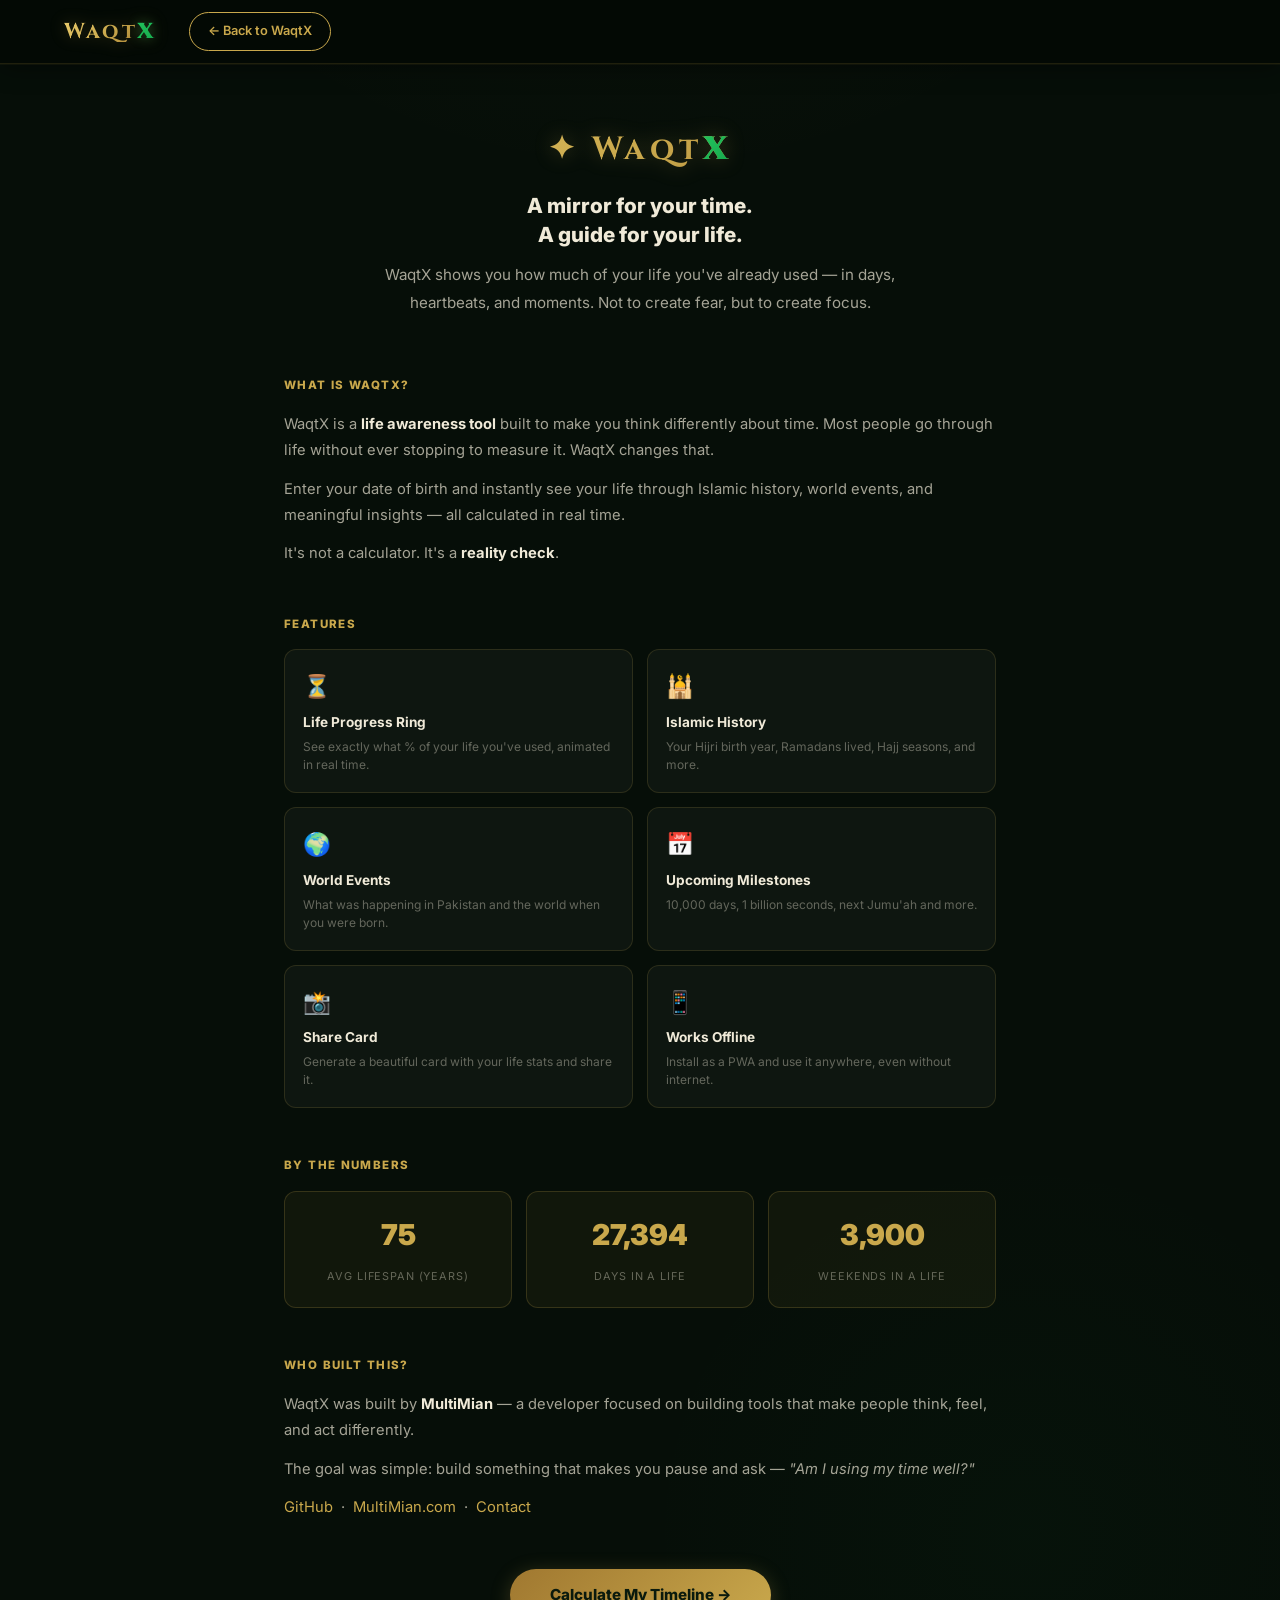
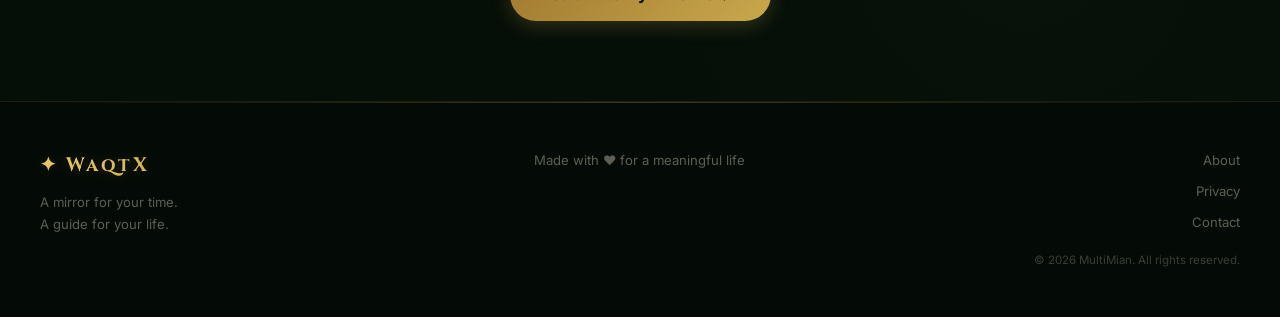
<file: about.html>
<!DOCTYPE html>
<html lang="en">
<head>
  <meta charset="UTF-8"/>
  <meta name="viewport" content="width=device-width,initial-scale=1.0"/>
  <title>About — WaqtX</title>
  <meta name="description" content="WaqtX is a life awareness tool that shows your timeline through Islamic history and world events."/>
  <meta name="theme-color" content="#0d1a0f"/>
  <link rel="icon" type="image/svg+xml" href="favicon.svg"/>
  <link rel="preconnect" href="https://fonts.googleapis.com"/>
  <link rel="preconnect" href="https://fonts.gstatic.com" crossorigin/>
  <link href="https://fonts.googleapis.com/css2?family=Inter:wght@300;400;500;600;700;800;900&family=Amiri:wght@400;700&family=Cinzel:wght@400;600;700;900&display=swap" rel="stylesheet"/>
  <link rel="stylesheet" href="style.css"/>
  <script>(function(){var s='';try{s=localStorage.getItem('waqtx_theme')||'';}catch(e){}if(!s){s=window.matchMedia('(prefers-color-scheme:light)').matches?'light':'dark';try{localStorage.setItem('waqtx_theme',s);}catch(e){}}if(s==='light')document.documentElement.setAttribute('data-theme','light');})();</script>
  <style>
    .about-page { max-width: 760px; margin: 0 auto; padding: calc(var(--nav-h) + 60px) 24px 80px; }
    .about-hero { text-align: center; margin-bottom: 60px; }
    .about-logo { font-family: 'Cinzel', 'Palatino Linotype', serif; font-size: 2rem; font-weight: 700; color: var(--gold); margin-bottom: 16px; letter-spacing: 0.14em; background: linear-gradient(135deg, #e8c96a, #c9a84c, #a07830); -webkit-background-clip: text; -webkit-text-fill-color: transparent; background-clip: text; filter: drop-shadow(0 0 10px rgba(201,168,76,0.3)); }
    .about-logo span { font-family: 'Cinzel', serif; font-weight: 900; background: linear-gradient(135deg, #22c55e, #16a34a); -webkit-background-clip: text; -webkit-text-fill-color: transparent; background-clip: text; }
    .about-tagline { font-size: 1.3rem; font-weight: 800; color: var(--text); margin-bottom: 12px; line-height: 1.4; }
    .about-sub { font-size: 0.95rem; color: var(--text2); line-height: 1.8; max-width: 520px; margin: 0 auto; }
    .about-section { margin-bottom: 48px; }
    .about-section h2 { font-size: 0.72rem; font-weight: 800; color: var(--gold); margin-bottom: 16px; text-transform: uppercase; letter-spacing: 0.12em; }
    .about-section p { font-size: 0.92rem; color: var(--text2); line-height: 1.8; margin-bottom: 12px; }
    .about-section strong { color: var(--text); }
    .about-features { display: grid; grid-template-columns: repeat(2,1fr); gap: 14px; margin-top: 16px; }
    .af-item { background: var(--card-bg); border: 1px solid var(--card-border); border-radius: var(--radius); padding: 18px; transition: border-color var(--transition); }
    .af-item:hover { border-color: var(--card-hover); }
    .af-icon { font-size: 1.4rem; margin-bottom: 8px; }
    .af-title { font-size: 0.85rem; font-weight: 700; color: var(--text); margin-bottom: 4px; }
    .af-desc { font-size: 0.75rem; color: var(--text3); line-height: 1.5; }
    .about-stats { display: grid; grid-template-columns: repeat(3,1fr); gap: 14px; margin-top: 16px; }
    .as-item { text-align: center; background: rgba(201,168,76,0.06); border: 1px solid rgba(201,168,76,0.2); border-radius: var(--radius); padding: 20px; }
    .as-val { font-size: 1.8rem; font-weight: 900; color: var(--gold); display: block; margin-bottom: 4px; }
    .as-lbl { font-size: 0.68rem; color: var(--text3); text-transform: uppercase; letter-spacing: 0.08em; }
    .about-cta { text-align: center; margin-top: 48px; }
    .about-cta a { display: inline-block; padding: 14px 40px; background: linear-gradient(135deg, var(--gold3), var(--gold)); color: #0a1a0d; border-radius: 999px; font-weight: 800; font-size: 0.95rem; transition: all 0.3s; box-shadow: 0 4px 20px rgba(201,168,76,0.25); }
    .about-cta a:hover { opacity: 0.9; transform: translateY(-2px); box-shadow: 0 8px 28px rgba(201,168,76,0.4); }
    @media(max-width:640px) { .about-features,.about-stats { grid-template-columns: 1fr; } }
  </style>
</head>
<body>
  <nav class="navbar">
    <div class="nav-inner">
      <a href="index.html" class="nav-logo">
        <span class="nav-logo-text">Waqt<span class="nav-logo-x">X</span></span>
      </a>
      <div class="nav-actions">
        <a href="index.html" class="btn-share-nav" style="text-decoration:none">← Back to WaqtX</a>
      </div>
    </div>
  </nav>

  <div class="about-page">
    <div class="about-hero">
      <div class="about-logo">✦ Waqt<span>X</span></div>
      <div class="about-tagline">A mirror for your time.<br>A guide for your life.</div>
      <p class="about-sub">WaqtX shows you how much of your life you've already used — in days, heartbeats, and moments. Not to create fear, but to create focus.</p>
    </div>

    <div class="about-section">
      <h2>What is WaqtX?</h2>
      <p>WaqtX is a <strong>life awareness tool</strong> built to make you think differently about time. Most people go through life without ever stopping to measure it. WaqtX changes that.</p>
      <p>Enter your date of birth and instantly see your life through Islamic history, world events, and meaningful insights — all calculated in real time.</p>
      <p>It's not a calculator. It's a <strong>reality check</strong>.</p>
    </div>

    <div class="about-section">
      <h2>Features</h2>
      <div class="about-features">
        <div class="af-item"><div class="af-icon">⏳</div><div class="af-title">Life Progress Ring</div><div class="af-desc">See exactly what % of your life you've used, animated in real time.</div></div>
        <div class="af-item"><div class="af-icon">🕌</div><div class="af-title">Islamic History</div><div class="af-desc">Your Hijri birth year, Ramadans lived, Hajj seasons, and more.</div></div>
        <div class="af-item"><div class="af-icon">🌍</div><div class="af-title">World Events</div><div class="af-desc">What was happening in Pakistan and the world when you were born.</div></div>
        <div class="af-item"><div class="af-icon">📅</div><div class="af-title">Upcoming Milestones</div><div class="af-desc">10,000 days, 1 billion seconds, next Jumu'ah and more.</div></div>
        <div class="af-item"><div class="af-icon">📸</div><div class="af-title">Share Card</div><div class="af-desc">Generate a beautiful card with your life stats and share it.</div></div>
        <div class="af-item"><div class="af-icon">📱</div><div class="af-title">Works Offline</div><div class="af-desc">Install as a PWA and use it anywhere, even without internet.</div></div>
      </div>
    </div>

    <div class="about-section">
      <h2>By the numbers</h2>
      <div class="about-stats">
        <div class="as-item"><span class="as-val">75</span><span class="as-lbl">Avg lifespan (years)</span></div>
        <div class="as-item"><span class="as-val">27,394</span><span class="as-lbl">Days in a life</span></div>
        <div class="as-item"><span class="as-val">3,900</span><span class="as-lbl">Weekends in a life</span></div>
      </div>
    </div>

    <div class="about-section">
      <h2>Who built this?</h2>
      <p>WaqtX was built by <strong>MultiMian</strong> — a developer focused on building tools that make people think, feel, and act differently.</p>
      <p>The goal was simple: build something that makes you pause and ask — <em>"Am I using my time well?"</em></p>
      <p>
        <a href="https://github.com/Mianhassam96" target="_blank" rel="noopener" style="color:var(--gold)">GitHub</a> &nbsp;·&nbsp;
        <a href="https://multimian.com" target="_blank" rel="noopener" style="color:var(--gold)">MultiMian.com</a> &nbsp;·&nbsp;
        <a href="contact.html" style="color:var(--gold)">Contact</a>
      </p>
    </div>

    <div class="about-cta">
      <a href="index.html">Calculate My Timeline →</a>
    </div>
  </div>

  <footer class="site-footer">
    <div class="footer-inner">
      <div class="footer-brand">
        <span class="footer-logo">✦ WaqtX</span>
        <p>A mirror for your time.<br>A guide for your life.</p>
      </div>
      <div class="footer-center">Made with ♥ for a meaningful life</div>
      <div class="footer-links">
        <a href="about.html">About</a>
        <a href="privacy.html">Privacy</a>
        <a href="contact.html">Contact</a>
        <div class="footer-copy">© 2026 MultiMian. All rights reserved.</div>
      </div>
    </div>
  </footer>
</body>
</html>
</file>
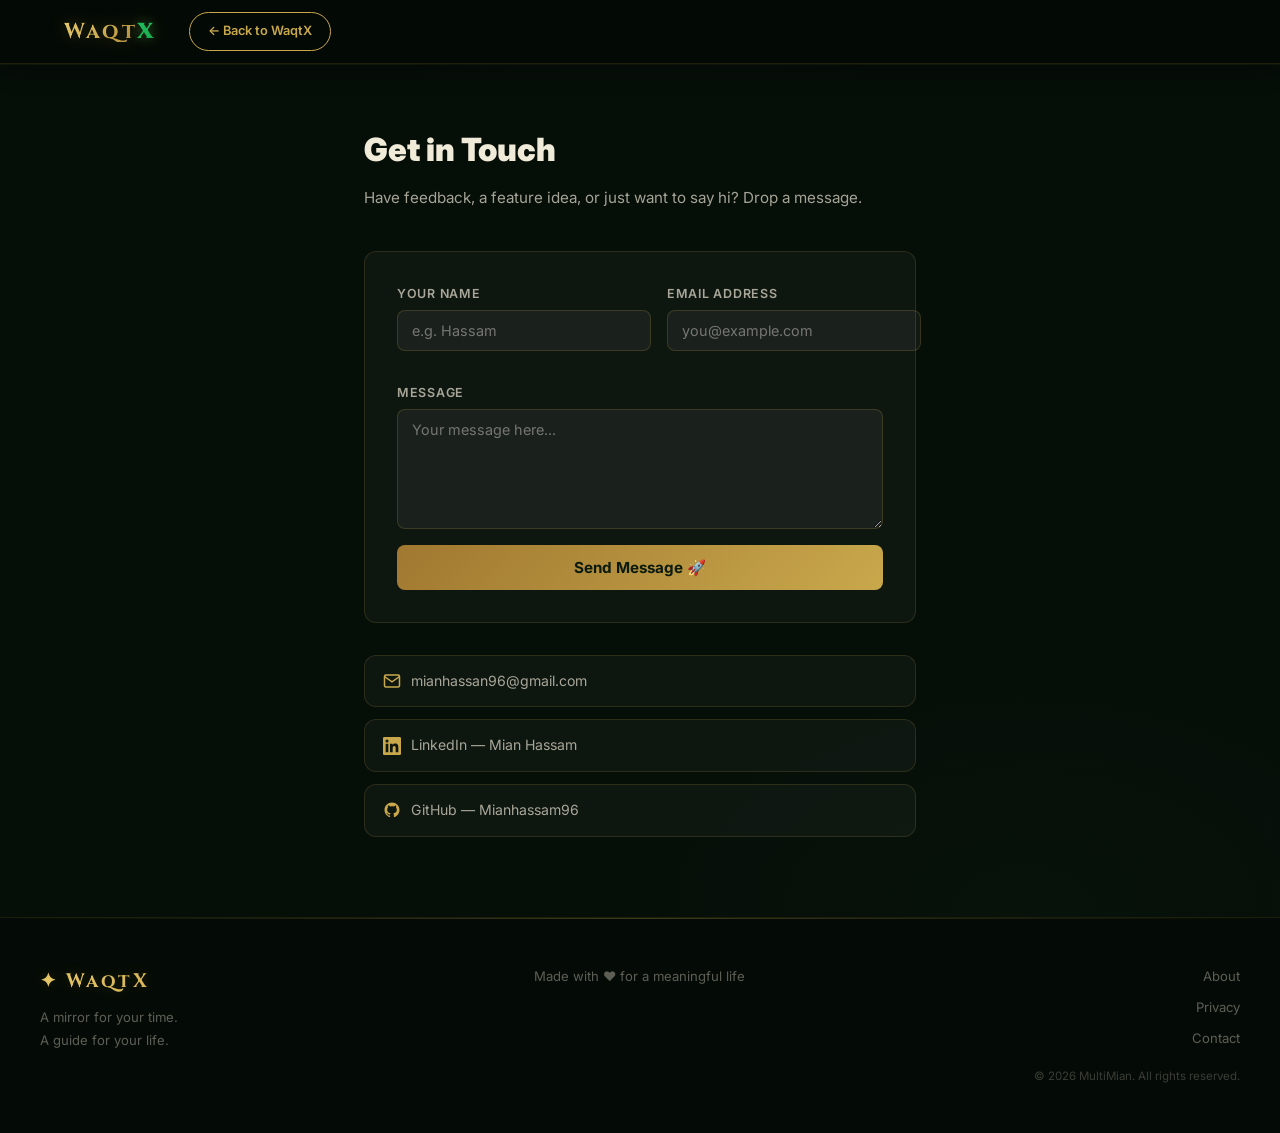
<file: contact.html>
<!DOCTYPE html>
<html lang="en">
<head>
  <meta charset="UTF-8"/>
  <meta name="viewport" content="width=device-width,initial-scale=1.0"/>
  <title>Contact — WaqtX</title>
  <meta name="description" content="Get in touch with WaqtX. Share feedback, ideas, or just say hi."/>
  <meta name="theme-color" content="#0d1a0f"/>
  <link rel="icon" type="image/svg+xml" href="favicon.svg"/>
  <link rel="preconnect" href="https://fonts.googleapis.com"/>
  <link rel="preconnect" href="https://fonts.gstatic.com" crossorigin/>
  <link href="https://fonts.googleapis.com/css2?family=Inter:wght@300;400;500;600;700;800;900&family=Amiri:wght@400;700&family=Cinzel:wght@400;600;700;900&display=swap" rel="stylesheet"/>
  <link rel="stylesheet" href="style.css"/>
  <script>(function(){var s='';try{s=localStorage.getItem('waqtx_theme')||'';}catch(e){}if(!s){s=window.matchMedia('(prefers-color-scheme:light)').matches?'light':'dark';try{localStorage.setItem('waqtx_theme',s);}catch(e){}}if(s==='light')document.documentElement.setAttribute('data-theme','light');})();</script>
  <style>
    .contact-page { max-width: 600px; margin: 0 auto; padding: calc(var(--nav-h) + 60px) 24px 80px; }
    .contact-title { font-size: 2rem; font-weight: 900; color: var(--text); margin-bottom: 10px; }
    .contact-sub { font-size: 0.95rem; color: var(--text2); line-height: 1.7; margin-bottom: 40px; }
    .contact-form { background: var(--card-bg); border: 1px solid var(--card-border); border-radius: var(--radius); padding: 32px; margin-bottom: 32px; }
    .cf-row { display: grid; grid-template-columns: 1fr 1fr; gap: 16px; margin-bottom: 16px; }
    .cf-group { display: flex; flex-direction: column; gap: 6px; margin-bottom: 16px; }
    .cf-group label { font-size: 0.78rem; font-weight: 600; color: var(--text2); text-transform: uppercase; letter-spacing: 0.06em; }
    .cf-group input, .cf-group textarea {
      padding: 11px 14px;
      background: rgba(255,255,255,0.05);
      border: 1px solid rgba(201,168,76,0.2);
      border-radius: var(--radius-sm);
      color: var(--text);
      font-size: 0.9rem;
      outline: none;
      transition: border-color var(--transition), box-shadow var(--transition);
      resize: vertical;
    }
    .cf-group input:focus, .cf-group textarea:focus {
      border-color: var(--gold);
      box-shadow: 0 0 0 3px rgba(201,168,76,0.12);
    }
    .cf-group textarea { min-height: 120px; }
    .cf-error { background: rgba(239,68,68,0.1); border: 1px solid rgba(239,68,68,0.3); border-radius: var(--radius-sm); padding: 10px 14px; font-size: 0.82rem; color: #fca5a5; margin-bottom: 12px; }
    .cf-success { background: rgba(22,163,74,0.1); border: 1px solid rgba(22,163,74,0.3); border-radius: var(--radius-sm); padding: 10px 14px; font-size: 0.82rem; color: #86efac; margin-bottom: 12px; }
    .btn-send { width: 100%; padding: 13px; background: linear-gradient(135deg, var(--gold3), var(--gold)); border-radius: var(--radius-sm); color: #0a1a0d; font-size: 0.95rem; font-weight: 700; transition: all var(--transition); }
    .btn-send:hover { opacity: 0.9; transform: translateY(-1px); box-shadow: 0 4px 16px rgba(201,168,76,0.3); }
    .contact-links { display: flex; flex-direction: column; gap: 12px; }
    .c-link { display: flex; align-items: center; gap: 10px; padding: 14px 18px; background: var(--card-bg); border: 1px solid var(--card-border); border-radius: var(--radius); font-size: 0.88rem; color: var(--text2); transition: all var(--transition); }
    .c-link svg { flex-shrink: 0; color: var(--gold); }
    .c-link:hover { border-color: var(--card-hover); color: var(--gold); }
    @media(max-width:480px) { .cf-row { grid-template-columns: 1fr; } }
  </style>
</head>
<body>
  <nav class="navbar">
    <div class="nav-inner">
      <a href="index.html" class="nav-logo">
        <span class="nav-logo-text">Waqt<span class="nav-logo-x">X</span></span>
      </a>
      <div class="nav-actions">
        <a href="index.html" class="btn-share-nav" style="text-decoration:none">← Back to WaqtX</a>
      </div>
    </div>
  </nav>

  <div class="contact-page">
    <h1 class="contact-title">Get in Touch</h1>
    <p class="contact-sub">Have feedback, a feature idea, or just want to say hi? Drop a message.</p>

    <div class="contact-form">
      <form id="contact-form" novalidate>
        <div class="cf-row">
          <div class="cf-group">
            <label for="cf-name">Your Name</label>
            <input type="text" id="cf-name" placeholder="e.g. Hassam" autocomplete="off"/>
          </div>
          <div class="cf-group">
            <label for="cf-email">Email Address</label>
            <input type="email" id="cf-email" placeholder="you@example.com" autocomplete="off"/>
          </div>
        </div>
        <div class="cf-group">
          <label for="cf-msg">Message</label>
          <textarea id="cf-msg" placeholder="Your message here..."></textarea>
        </div>
        <div class="cf-error hidden" id="cf-error"></div>
        <div class="cf-success hidden" id="cf-success">✅ Your email client has opened with the message pre-filled. Send it to reach us!</div>
        <button type="submit" class="btn-send">Send Message 🚀</button>
      </form>
    </div>

    <div class="contact-links">
      <a href="mailto:mianhassan96@gmail.com" class="c-link">
        <svg width="18" height="18" viewBox="0 0 24 24" fill="none" stroke="currentColor" stroke-width="2"><path d="M4 4h16c1.1 0 2 .9 2 2v12c0 1.1-.9 2-2 2H4c-1.1 0-2-.9-2-2V6c0-1.1.9-2 2-2z"/><polyline points="22,6 12,13 2,6"/></svg>
        mianhassan96@gmail.com
      </a>
      <a href="https://www.linkedin.com/in/mianhassam96/" class="c-link" target="_blank" rel="noopener noreferrer">
        <svg width="18" height="18" viewBox="0 0 24 24" fill="currentColor"><path d="M20.447 20.452h-3.554v-5.569c0-1.328-.027-3.037-1.852-3.037-1.853 0-2.136 1.445-2.136 2.939v5.667H9.351V9h3.414v1.561h.046c.477-.9 1.637-1.85 3.37-1.85 3.601 0 4.267 2.37 4.267 5.455v6.286zM5.337 7.433a2.062 2.062 0 01-2.063-2.065 2.064 2.064 0 112.063 2.065zm1.782 13.019H3.555V9h3.564v11.452zM22.225 0H1.771C.792 0 0 .774 0 1.729v20.542C0 23.227.792 24 1.771 24h20.451C23.2 24 24 23.227 24 22.271V1.729C24 .774 23.2 0 22.222 0h.003z"/></svg>
        LinkedIn — Mian Hassam
      </a>
      <a href="https://github.com/Mianhassam96" class="c-link" target="_blank" rel="noopener noreferrer">
        <svg width="18" height="18" viewBox="0 0 24 24" fill="currentColor"><path d="M12 2C6.477 2 2 6.477 2 12c0 4.418 2.865 8.166 6.839 9.489.5.092.682-.217.682-.482 0-.237-.009-.868-.013-1.703-2.782.604-3.369-1.341-3.369-1.341-.454-1.155-1.11-1.463-1.11-1.463-.908-.62.069-.608.069-.608 1.003.07 1.531 1.03 1.531 1.03.892 1.529 2.341 1.087 2.91.832.092-.647.35-1.088.636-1.338-2.22-.253-4.555-1.11-4.555-4.943 0-1.091.39-1.984 1.029-2.683-.103-.253-.446-1.27.098-2.647 0 0 .84-.269 2.75 1.025A9.578 9.578 0 0112 6.836c.85.004 1.705.114 2.504.336 1.909-1.294 2.747-1.025 2.747-1.025.546 1.377.202 2.394.1 2.647.64.699 1.028 1.592 1.028 2.683 0 3.842-2.339 4.687-4.566 4.935.359.309.678.919.678 1.852 0 1.336-.012 2.415-.012 2.743 0 .267.18.578.688.48C19.138 20.163 22 16.418 22 12c0-5.523-4.477-10-10-10z"/></svg>
        GitHub — Mianhassam96
      </a>
    </div>
  </div>

  <footer class="site-footer">
    <div class="footer-inner">
      <div class="footer-brand">
        <span class="footer-logo">✦ WaqtX</span>
        <p>A mirror for your time.<br>A guide for your life.</p>
      </div>
      <div class="footer-center">Made with ♥ for a meaningful life</div>
      <div class="footer-links">
        <a href="about.html">About</a>
        <a href="privacy.html">Privacy</a>
        <a href="contact.html">Contact</a>
        <div class="footer-copy">© 2026 MultiMian. All rights reserved.</div>
      </div>
    </div>
  </footer>

  <script>
    document.getElementById('contact-form').addEventListener('submit', function(e) {
      e.preventDefault();
      var name  = document.getElementById('cf-name').value.trim();
      var email = document.getElementById('cf-email').value.trim();
      var msg   = document.getElementById('cf-msg').value.trim();
      var errEl = document.getElementById('cf-error');
      var okEl  = document.getElementById('cf-success');
      errEl.classList.add('hidden'); okEl.classList.add('hidden');
      if (!name || !email || !msg) {
        errEl.textContent = 'Please fill in all fields.';
        errEl.classList.remove('hidden'); return;
      }
      if (!/^[^\s@]+@[^\s@]+\.[^\s@]+$/.test(email)) {
        errEl.textContent = 'Please enter a valid email address.';
        errEl.classList.remove('hidden'); return;
      }
      window.location.href = 'mailto:mianhassan96@gmail.com'
        + '?subject=' + encodeURIComponent('WaqtX feedback from ' + name)
        + '&body=' + encodeURIComponent(msg + '\n\nFrom: ' + name + ' <' + email + '>');
      okEl.classList.remove('hidden');
      this.reset();
    });
  </script>
</body>
</html>
</file>
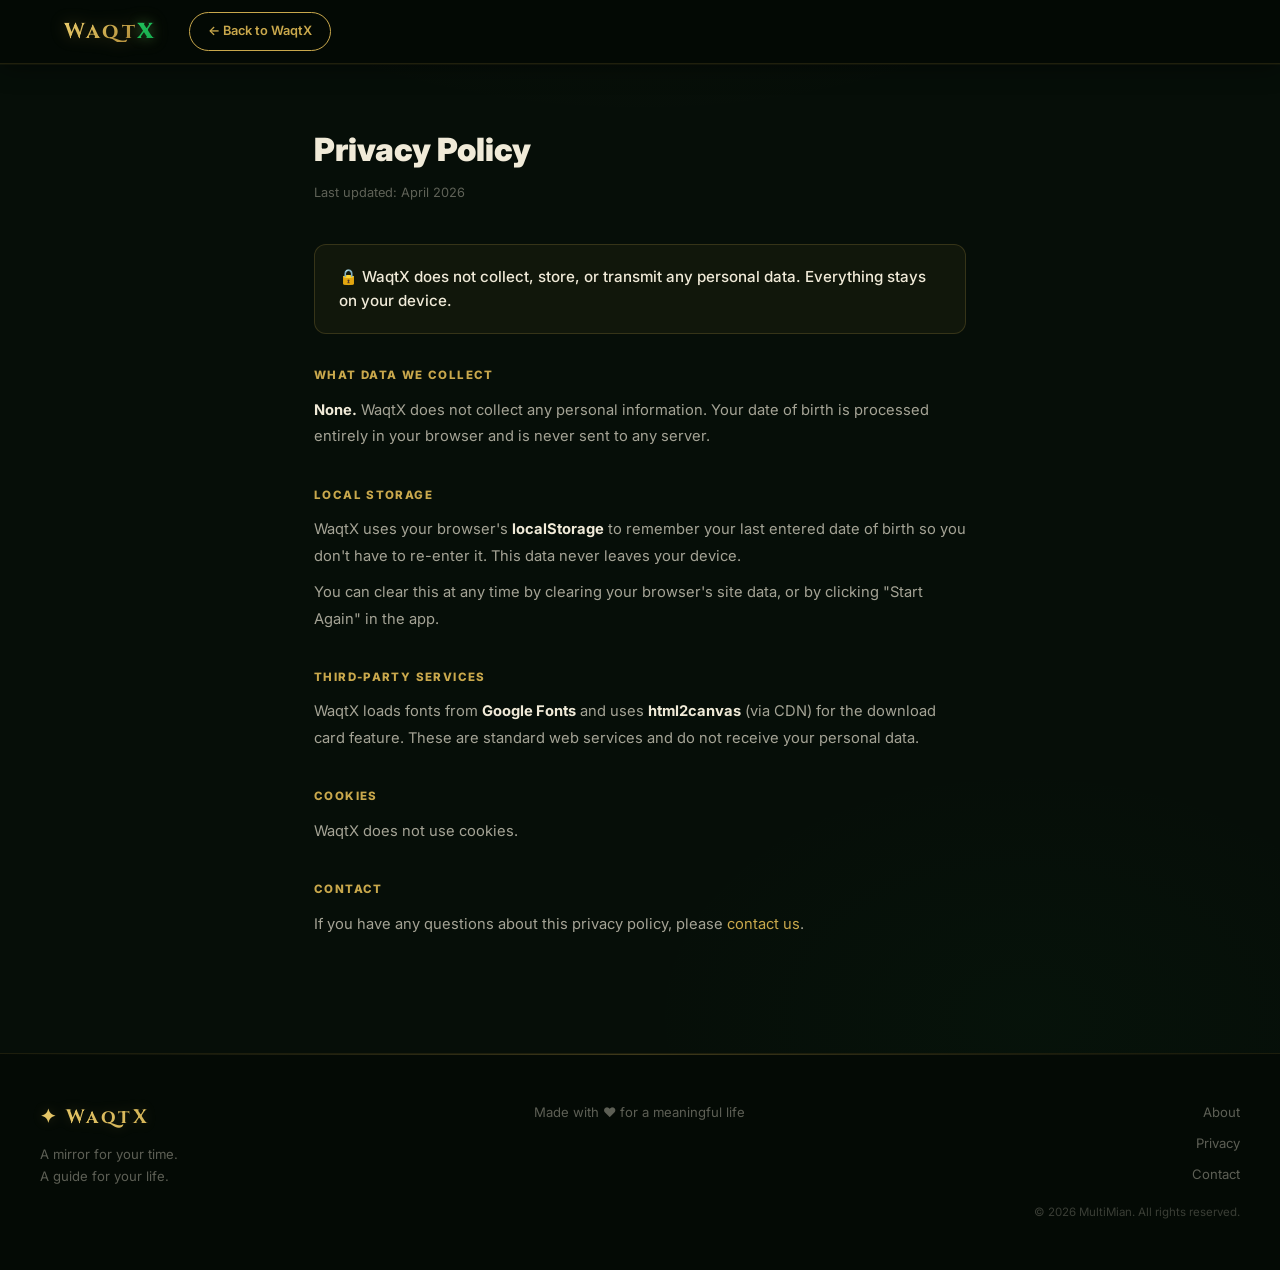
<file: privacy.html>
<!DOCTYPE html>
<html lang="en">
<head>
  <meta charset="UTF-8"/>
  <meta name="viewport" content="width=device-width,initial-scale=1.0"/>
  <title>Privacy — WaqtX</title>
  <meta name="description" content="WaqtX privacy policy. Your data stays on your device."/>
  <meta name="theme-color" content="#0d1a0f"/>
  <link rel="icon" type="image/svg+xml" href="favicon.svg"/>
  <link rel="preconnect" href="https://fonts.googleapis.com"/>
  <link rel="preconnect" href="https://fonts.gstatic.com" crossorigin/>
  <link href="https://fonts.googleapis.com/css2?family=Inter:wght@300;400;500;600;700;800;900&family=Amiri:wght@400;700&family=Cinzel:wght@400;600;700;900&display=swap" rel="stylesheet"/>
  <link rel="stylesheet" href="style.css"/>
  <script>(function(){var s='';try{s=localStorage.getItem('waqtx_theme')||'';}catch(e){}if(!s){s=window.matchMedia('(prefers-color-scheme:light)').matches?'light':'dark';try{localStorage.setItem('waqtx_theme',s);}catch(e){}}if(s==='light')document.documentElement.setAttribute('data-theme','light');})();</script>
  <style>
    .privacy-page { max-width: 700px; margin: 0 auto; padding: calc(var(--nav-h) + 60px) 24px 80px; }
    .privacy-title { font-size: 2rem; font-weight: 900; color: var(--text); margin-bottom: 8px; }
    .privacy-date { font-size: 0.8rem; color: var(--text3); margin-bottom: 40px; }
    .privacy-section { margin-bottom: 36px; }
    .privacy-section h2 { font-size: 0.72rem; font-weight: 800; color: var(--gold); margin-bottom: 12px; text-transform: uppercase; letter-spacing: 0.12em; }
    .privacy-section p { font-size: 0.92rem; color: var(--text2); line-height: 1.8; margin-bottom: 10px; }
    .privacy-section strong { color: var(--text); }
    .privacy-highlight { background: rgba(201,168,76,0.06); border: 1px solid rgba(201,168,76,0.2); border-radius: var(--radius); padding: 20px 24px; margin-bottom: 32px; }
    .privacy-highlight p { margin: 0; font-size: 0.95rem; color: var(--text); font-weight: 500; }
  </style>
</head>
<body>
  <nav class="navbar">
    <div class="nav-inner">
      <a href="index.html" class="nav-logo">
        <span class="nav-logo-text">Waqt<span class="nav-logo-x">X</span></span>
      </a>
      <div class="nav-actions">
        <a href="index.html" class="btn-share-nav" style="text-decoration:none">← Back to WaqtX</a>
      </div>
    </div>
  </nav>

  <div class="privacy-page">
    <h1 class="privacy-title">Privacy Policy</h1>
    <p class="privacy-date">Last updated: April 2026</p>

    <div class="privacy-highlight">
      <p>🔒 WaqtX does not collect, store, or transmit any personal data. Everything stays on your device.</p>
    </div>

    <div class="privacy-section">
      <h2>What data we collect</h2>
      <p><strong>None.</strong> WaqtX does not collect any personal information. Your date of birth is processed entirely in your browser and is never sent to any server.</p>
    </div>

    <div class="privacy-section">
      <h2>Local storage</h2>
      <p>WaqtX uses your browser's <strong>localStorage</strong> to remember your last entered date of birth so you don't have to re-enter it. This data never leaves your device.</p>
      <p>You can clear this at any time by clearing your browser's site data, or by clicking "Start Again" in the app.</p>
    </div>

    <div class="privacy-section">
      <h2>Third-party services</h2>
      <p>WaqtX loads fonts from <strong>Google Fonts</strong> and uses <strong>html2canvas</strong> (via CDN) for the download card feature. These are standard web services and do not receive your personal data.</p>
    </div>

    <div class="privacy-section">
      <h2>Cookies</h2>
      <p>WaqtX does not use cookies.</p>
    </div>

    <div class="privacy-section">
      <h2>Contact</h2>
      <p>If you have any questions about this privacy policy, please <a href="contact.html" style="color:var(--gold)">contact us</a>.</p>
    </div>
  </div>

  <footer class="site-footer">
    <div class="footer-inner">
      <div class="footer-brand">
        <span class="footer-logo">✦ WaqtX</span>
        <p>A mirror for your time.<br>A guide for your life.</p>
      </div>
      <div class="footer-center">Made with ♥ for a meaningful life</div>
      <div class="footer-links">
        <a href="about.html">About</a>
        <a href="privacy.html">Privacy</a>
        <a href="contact.html">Contact</a>
        <div class="footer-copy">© 2026 MultiMian. All rights reserved.</div>
      </div>
    </div>
  </footer>
</body>
</html>
</file>
<file: style.css>
/* ═══════════════════════════════════════════════
   WaqtX — Complete Stylesheet
   Theme: Deep Islamic Night — Spiritual Dark
   ═══════════════════════════════════════════════ */

/* ── 1. Variables & Reset ── */
:root {
  --bg:        #060e08;
  --bg2:       #0a1a0d;
  --bg3:       #0d2010;
  --gold:      #c9a84c;
  --gold2:     #e8c96a;
  --gold3:     #a07830;
  --green:     #16a34a;
  --green2:    #22c55e;
  --text:      #f0ead8;
  --text2:     rgba(240,234,216,0.68);
  --text3:     rgba(240,234,216,0.38);
  --card-bg:   rgba(255,255,255,0.035);
  --card-border: rgba(201,168,76,0.16);
  --card-hover: rgba(201,168,76,0.28);
  --radius:    12px;
  --radius-sm: 8px;
  --shadow:    0 4px 32px rgba(0,0,0,0.6);
  --shadow-gold: 0 0 28px rgba(201,168,76,0.18);
  --font:      'Inter', system-ui, sans-serif;
  --font-ar:   'Amiri', serif;
  --font-logo: 'Cinzel', 'Palatino Linotype', 'Book Antiqua', serif;
  --nav-h:     64px;
  --transition: 0.25s ease;
}

*, *::before, *::after { box-sizing: border-box; margin: 0; padding: 0; }

html { scroll-behavior: smooth; }

body {
  font-family: var(--font);
  background: var(--bg);
  color: var(--text);
  line-height: 1.6;
  overflow-x: hidden;
  -webkit-font-smoothing: antialiased;
  /* Subtle deep texture */
  background-image:
    radial-gradient(ellipse 80% 50% at 50% -20%, rgba(201,168,76,0.04) 0%, transparent 60%),
    radial-gradient(ellipse 60% 40% at 80% 80%, rgba(22,163,74,0.03) 0%, transparent 50%);
}

a { color: inherit; text-decoration: none; }
button { cursor: pointer; border: none; background: none; font-family: inherit; }
input, select, textarea { font-family: inherit; }
img { max-width: 100%; }

/* ── 2. Scrollbar ── */
::-webkit-scrollbar { width: 5px; }
::-webkit-scrollbar-track { background: var(--bg); }
::-webkit-scrollbar-thumb { background: linear-gradient(180deg, var(--gold3), rgba(160,120,48,0.4)); border-radius: 3px; }
::-webkit-scrollbar-thumb:hover { background: var(--gold3); }

/* ── Selection ── */
::selection { background: rgba(201,168,76,0.25); color: var(--text); }

/* ── 3. Utility ── */
.hidden { display: none !important; }

/* ── 4. Navbar ── */
.navbar {
  position: fixed;
  top: 0; left: 0; right: 0;
  z-index: 100;
  height: var(--nav-h);
  background: rgba(4,10,5,0.96);
  backdrop-filter: blur(20px);
  -webkit-backdrop-filter: blur(20px);
  border-bottom: 1px solid rgba(201,168,76,0.14);
  box-shadow: 0 1px 0 rgba(201,168,76,0.06), 0 4px 24px rgba(0,0,0,0.4);
}
.nav-inner {
  max-width: 1200px;
  margin: 0 auto;
  padding: 0 24px;
  height: 100%;
  display: flex;
  align-items: center;
  gap: 32px;
}
.nav-logo {
  display: flex;
  align-items: center;
  gap: 10px;
  flex-shrink: 0;
  text-decoration: none;
}
.nav-logo-icon { display: flex; align-items: center; }

.nav-logo-text {
  font-family: 'Cinzel', 'Palatino Linotype', 'Book Antiqua', serif;
  font-size: 1.35rem;
  font-weight: 700;
  letter-spacing: 0.12em;
  line-height: 1;
  background: linear-gradient(135deg, #e8c96a 0%, #c9a84c 50%, #a07830 100%);
  -webkit-background-clip: text;
  -webkit-text-fill-color: transparent;
  background-clip: text;
  filter: drop-shadow(0 0 8px rgba(201,168,76,0.3));
  transition: filter var(--transition);
}
.nav-logo:hover .nav-logo-text {
  filter: drop-shadow(0 0 14px rgba(201,168,76,0.55));
}

.nav-logo-x {
  font-family: 'Cinzel', serif;
  font-weight: 900;
  font-size: 1.35rem;
  letter-spacing: 0.12em;
  background: linear-gradient(135deg, #22c55e 0%, #16a34a 100%);
  -webkit-background-clip: text;
  -webkit-text-fill-color: transparent;
  background-clip: text;
  filter: drop-shadow(0 0 6px rgba(34,197,94,0.3));
}

/* Light mode — darken so text reads on parchment background */
.nav-links {
  display: flex;
  align-items: center;
  gap: 4px;
  flex: 1;
  justify-content: center;
}
.nav-link {
  padding: 6px 14px;
  font-size: 0.875rem;
  font-weight: 500;
  color: var(--text2);
  border-radius: 6px;
  transition: color var(--transition);
  position: relative;
}
.nav-link:hover { color: var(--text); }
.nav-link.active {
  color: var(--gold);
  font-weight: 600;
}
.nav-link.active::after {
  content: '';
  position: absolute;
  bottom: -2px; left: 14px; right: 14px;
  height: 2px;
  background: var(--gold);
  border-radius: 1px;
}
.nav-actions {
  display: flex;
  align-items: center;
  gap: 12px;
  flex-shrink: 0;
}
.btn-share-nav {
  display: flex;
  align-items: center;
  gap: 6px;
  padding: 8px 18px;
  border: 1px solid var(--gold);
  border-radius: 999px;
  color: var(--gold);
  font-size: 0.8rem;
  font-weight: 600;
  transition: all var(--transition);
  background: transparent;
}
.btn-share-nav:hover {
  background: rgba(201,168,76,0.1);
  box-shadow: 0 0 16px rgba(201,168,76,0.2);
}
.hamburger {
  display: none;
  flex-direction: column;
  gap: 5px;
  padding: 4px;
  background: none;
  border: none;
}
.hamburger span {
  display: block;
  width: 22px;
  height: 2px;
  background: var(--text);
  border-radius: 1px;
  transition: all var(--transition);
}

/* ── 5. Hero ── */
.hero {
  min-height: 100vh;
  padding-top: var(--nav-h);
  position: relative;
  display: flex;
  align-items: center;
  overflow: hidden;
}
.hero-bg {
  position: absolute;
  inset: 0;
  z-index: 0;
}
.hero-bg-img {
  position: absolute;
  inset: 0;
  background:
    radial-gradient(ellipse 70% 90% at 15% 60%, rgba(22,163,74,0.07) 0%, transparent 55%),
    radial-gradient(ellipse 50% 70% at 85% 35%, rgba(201,168,76,0.06) 0%, transparent 50%),
    radial-gradient(ellipse 40% 50% at 50% 100%, rgba(201,168,76,0.04) 0%, transparent 60%),
    linear-gradient(170deg, #040a05 0%, #060e08 30%, #0a1a0d 60%, #060e08 100%);
}
/* Mosque silhouette via CSS */
.hero-bg-img::after {
  content: '';
  position: absolute;
  bottom: 0; left: 0; right: 0;
  height: 45%;
  background:
    radial-gradient(ellipse 30% 60% at 25% 100%, rgba(201,168,76,0.04) 0%, transparent 70%),
    linear-gradient(to top, rgba(6,16,8,0.8) 0%, transparent 100%);
}
.hero-bg-overlay {
  position: absolute;
  inset: 0;
  background: linear-gradient(90deg, rgba(6,16,8,0.3) 0%, transparent 50%, rgba(6,16,8,0.5) 100%);
}
.hero-bg-mosque {
  position: absolute;
  bottom: 0;
  left: 50%;
  transform: translateX(-50%);
  width: 100%;
  max-width: 900px;
  opacity: 0.7;
  pointer-events: none;
}
.hero-inner {
  position: relative;
  z-index: 1;
  max-width: 1200px;
  margin: 0 auto;
  padding: 60px 24px;
  width: 100%;
  display: grid;
  grid-template-columns: 1fr 480px;
  gap: 60px;
  align-items: center;
}
/* Hero Left */
.hero-left { display: flex; flex-direction: column; gap: 20px; }
.hero-arabic {
  font-family: var(--font-ar);
  font-size: 1.3rem;
  color: var(--gold);
  opacity: 0.85;
  letter-spacing: 0.05em;
}
.hero-arabic-trans {
  font-size: 0.75rem;
  color: var(--text3);
  font-style: italic;
  margin-top: -12px;
}
.hero-divider {
  display: flex;
  align-items: center;
  gap: 12px;
  max-width: 320px;
}
.hero-divider-line {
  flex: 1;
  height: 1px;
  background: rgba(201,168,76,0.3);
}
.hero-divider-icon { color: var(--gold); font-size: 0.7rem; opacity: 0.7; }
.hero-headline {
  font-size: clamp(2.2rem, 4vw, 3.2rem);
  font-weight: 900;
  line-height: 1.15;
  letter-spacing: -0.03em;
  color: var(--text);
}
.hero-headline-gold {
  color: var(--gold);
  display: block;
}
.hero-sub {
  font-size: 1rem;
  color: var(--text2);
  line-height: 1.7;
  max-width: 420px;
}
.hero-quote {
  border-left: 2px solid rgba(201,168,76,0.4);
  padding-left: 16px;
  font-size: 0.9rem;
  color: var(--text3);
  font-style: italic;
  line-height: 1.7;
  max-width: 380px;
}
.hero-quote cite {
  display: block;
  margin-top: 4px;
  font-style: normal;
  color: var(--gold);
  font-size: 0.8rem;
  opacity: 0.8;
}
.hero-quote-mark {
  font-size: 1.4rem;
  color: var(--gold);
  opacity: 0.6;
  font-style: normal;
  margin-right: 2px;
}

/* ── Hero Stats Preview ── */
.hero-stats-preview {
  display: flex;
  align-items: center;
  gap: 0;
  background: rgba(201,168,76,0.06);
  border: 1px solid rgba(201,168,76,0.18);
  border-radius: var(--radius);
  padding: 14px 20px;
  opacity: 0;
  transform: translateY(8px);
  transition: opacity 0.5s ease, transform 0.5s ease;
  pointer-events: none;
}
.hero-stats-preview.hsp-visible {
  opacity: 1;
  transform: translateY(0);
  pointer-events: auto;
}
.hsp-item {
  flex: 1;
  text-align: center;
}
.hsp-val {
  display: block;
  font-size: 1.4rem;
  font-weight: 900;
  color: var(--gold);
  letter-spacing: -0.02em;
  line-height: 1.1;
  margin-bottom: 3px;
}
.hsp-label {
  font-size: 0.65rem;
  color: var(--text3);
  text-transform: uppercase;
  letter-spacing: 0.08em;
  font-weight: 600;
}
.hsp-divider {
  width: 1px;
  height: 36px;
  background: rgba(201,168,76,0.2);
  flex-shrink: 0;
  margin: 0 4px;
}

/* ── Return Hook Banner ── */
.return-hook-banner {
  position: fixed;
  top: var(--nav-h);
  left: 0; right: 0;
  z-index: 90;
  background: linear-gradient(135deg, rgba(13,32,16,0.98), rgba(10,26,13,0.98));
  border-bottom: 1px solid rgba(201,168,76,0.25);
  padding: 12px 24px;
  display: flex;
  align-items: center;
  justify-content: center;
  gap: 16px;
  backdrop-filter: blur(12px);
  animation: rhb-slide-in 0.35s ease;
  box-shadow: 0 4px 20px rgba(0,0,0,0.4);
}
.return-hook-banner.rhb-hiding {
  animation: rhb-slide-out 0.3s ease forwards;
}
@keyframes rhb-slide-in {
  from { transform: translateY(-100%); opacity: 0; }
  to   { transform: translateY(0);     opacity: 1; }
}
@keyframes rhb-slide-out {
  from { transform: translateY(0);     opacity: 1; }
  to   { transform: translateY(-100%); opacity: 0; }
}
.rhb-text {
  font-size: 0.88rem;
  color: var(--text);
  font-weight: 500;
  line-height: 1.5;
  text-align: center;
}
.rhb-close {
  flex-shrink: 0;
  width: 28px; height: 28px;
  border-radius: 50%;
  background: rgba(255,255,255,0.06);
  color: var(--text3);
  font-size: 0.75rem;
  display: flex; align-items: center; justify-content: center;
  transition: all var(--transition);
  border: none; cursor: pointer;
}
.rhb-close:hover { background: rgba(255,255,255,0.12); color: var(--text); }

/* ── 6. Input Card ── */
.input-card {
  background: rgba(6,14,8,0.92);
  border: 1px solid rgba(201,168,76,0.22);
  border-radius: 16px;
  padding: 32px 28px;
  backdrop-filter: blur(20px);
  -webkit-backdrop-filter: blur(20px);
  box-shadow: 0 8px 48px rgba(0,0,0,0.6), 0 0 0 1px rgba(201,168,76,0.06), inset 0 1px 0 rgba(201,168,76,0.08);
}
.input-card-title {
  font-size: 1.05rem;
  font-weight: 700;
  color: var(--text);
  margin-bottom: 6px;
}
.input-card-sub {
  font-size: 0.82rem;
  color: var(--text3);
  margin-bottom: 24px;
}
.input-group {
  display: flex;
  flex-direction: column;
  gap: 6px;
  margin-bottom: 16px;
}
.input-label {
  font-size: 0.78rem;
  font-weight: 600;
  color: var(--text2);
  text-transform: uppercase;
  letter-spacing: 0.06em;
}
.input-wrap {
  position: relative;
  display: flex;
  align-items: center;
}
.input-icon {
  position: absolute;
  left: 12px;
  font-size: 0.95rem;
  pointer-events: none;
  z-index: 1;
}
.dob-input {
  width: 100%;
  padding: 11px 12px 11px 38px;
  background: rgba(255,255,255,0.05);
  border: 1px solid rgba(201,168,76,0.2);
  border-radius: var(--radius-sm);
  color: var(--text);
  font-size: 0.9rem;
  transition: border-color var(--transition), box-shadow var(--transition);
  outline: none;
  -webkit-appearance: none;
  appearance: none;
}
.dob-input:focus {
  border-color: var(--gold);
  box-shadow: 0 0 0 3px rgba(201,168,76,0.12);
}
.dob-input::-webkit-calendar-picker-indicator { filter: invert(0.7) sepia(1) saturate(2) hue-rotate(5deg); cursor: pointer; }
.select-input { padding-right: 12px; }
.input-row {
  display: grid;
  grid-template-columns: 1fr 1fr;
  gap: 12px;
  margin-bottom: 16px;
}
.input-error {
  background: rgba(239,68,68,0.1);
  border: 1px solid rgba(239,68,68,0.3);
  border-radius: var(--radius-sm);
  padding: 10px 14px;
  font-size: 0.82rem;
  color: #fca5a5;
  margin-bottom: 12px;
}
.btn-reveal {
  width: 100%;
  padding: 14px;
  background: linear-gradient(135deg, #a07830, #c9a84c, #e8c96a, #c9a84c);
  background-size: 200% 200%;
  border-radius: var(--radius-sm);
  color: #0a1a0d;
  font-size: 1rem;
  font-weight: 800;
  letter-spacing: 0.02em;
  transition: all var(--transition);
  box-shadow: 0 4px 20px rgba(201,168,76,0.3);
  margin-bottom: 16px;
}
.btn-reveal:hover {
  background-position: right center;
  box-shadow: 0 6px 28px rgba(201,168,76,0.45);
  transform: translateY(-1px);
}
.btn-reveal:active { transform: translateY(0); }
.input-trust {
  display: flex;
  align-items: center;
  justify-content: center;
  gap: 8px;
  font-size: 0.72rem;
  color: var(--text3);
  flex-wrap: wrap;
}
.trust-dot { opacity: 0.4; }

/* ── 7. Loading Overlay ── */
.loading-overlay {
  position: fixed;
  inset: 0;
  z-index: 200;
  background: rgba(6,16,8,0.96);
  display: flex;
  align-items: center;
  justify-content: center;
  backdrop-filter: blur(8px);
}
.loading-inner {
  text-align: center;
  display: flex;
  flex-direction: column;
  align-items: center;
  gap: 20px;
}
.loading-crescent {
  font-size: 3rem;
  animation: spin 3s linear infinite;
  display: inline-block;
  color: var(--gold);
}
@keyframes spin { from { transform: rotate(0deg); } to { transform: rotate(360deg); } }
.loading-text {
  font-size: 1rem;
  color: var(--text2);
  font-weight: 500;
  min-height: 1.5em;
  transition: opacity 0.3s;
}
.loading-bar {
  width: 200px;
  height: 3px;
  background: rgba(255,255,255,0.08);
  border-radius: 2px;
  overflow: hidden;
}
.loading-bar-fill {
  height: 100%;
  background: linear-gradient(90deg, var(--gold3), var(--gold), var(--gold2));
  border-radius: 2px;
  width: 0%;
}
@keyframes loadprogress {
  0%   { width: 0%; }
  30%  { width: 35%; }
  60%  { width: 65%; }
  90%  { width: 88%; }
  100% { width: 100%; }
}

/* ── 8. Sections ── */
.section { padding: 64px 0; }
.section-inner {
  max-width: 1200px;
  margin: 0 auto;
  padding: 0 24px;
}
/* Alternating section backgrounds — deeper and more atmospheric */
.glance-section    { background: var(--bg2); }
.islamic-section   { background: var(--bg); }
.world-section     { background: var(--bg2); }
.jr-section        { background: var(--bg); }
.truth-section     { background: var(--bg2); }
.story-section     { background: var(--bg); }
.ms-section        { background: var(--bg2); }
.tracker-section   { background: var(--bg); }
.insight-section   { background: var(--bg2); }
.hadith-section    { background: var(--bg); }
.reflect-gen-section { background: var(--bg2); }
.qibla-section     { background: var(--bg); }
.prayer-section    { background: var(--bg2); }
.liveage-section   { background: var(--bg); }
.todays-story-section { background: var(--bg2); }
.section-heading {
  display: flex;
  align-items: center;
  justify-content: center;
  gap: 12px;
  margin-bottom: 40px;
}
.sh-line {
  flex: 1;
  max-width: 120px;
  height: 1px;
  background: linear-gradient(90deg, transparent, rgba(201,168,76,0.5));
}
.sh-line:last-of-type {
  background: linear-gradient(90deg, rgba(201,168,76,0.5), transparent);
}
.sh-icon { color: var(--gold); font-size: 0.65rem; opacity: 0.9; }
.sh-text {
  font-size: 0.7rem;
  font-weight: 800;
  letter-spacing: 0.16em;
  color: var(--gold);
  text-transform: uppercase;
  white-space: nowrap;
  text-shadow: 0 0 20px rgba(201,168,76,0.3);
}

/* ── 9. Glance Grid ── */
.glance-section { background: var(--bg2); }
.glance-grid {
  display: grid;
  grid-template-columns: repeat(6, 1fr);
  gap: 16px;
}
.glance-card {
  background: var(--card-bg);
  border: 1px solid var(--card-border);
  border-radius: var(--radius);
  padding: 20px 16px;
  text-align: center;
  transition: border-color var(--transition), transform var(--transition), box-shadow var(--transition);
  position: relative;
  overflow: hidden;
}
.glance-card::before {
  content: '';
  position: absolute; top: 0; left: 0; right: 0; height: 1px;
  background: linear-gradient(90deg, transparent, rgba(201,168,76,0.3), transparent);
  opacity: 0; transition: opacity var(--transition);
}
.glance-card:hover {
  border-color: var(--card-hover);
  transform: translateY(-3px);
  box-shadow: var(--shadow-gold);
}
.glance-card:hover::before { opacity: 1; }
.glance-icon { font-size: 1.4rem; margin-bottom: 8px; }
.glance-label {
  font-size: 0.7rem;
  font-weight: 600;
  color: var(--text3);
  text-transform: uppercase;
  letter-spacing: 0.08em;
  margin-bottom: 6px;
}
.glance-value {
  font-size: 1.6rem;
  font-weight: 900;
  color: var(--text);
  letter-spacing: -0.02em;
  line-height: 1;
  margin-bottom: 2px;
}
.glance-unit {
  font-size: 0.72rem;
  font-weight: 600;
  color: var(--gold);
  text-transform: uppercase;
  letter-spacing: 0.06em;
  margin-bottom: 8px;
}
.glance-desc {
  font-size: 0.7rem;
  color: var(--text3);
  line-height: 1.5;
}

/* ── 10. Islamic History Grid ── */
.islamic-section { background: var(--bg); }
.islamic-grid {
  display: grid;
  grid-template-columns: repeat(6, 1fr);
  gap: 16px;
}
.islamic-card {
  background: var(--card-bg);
  border: 1px solid var(--card-border);
  border-radius: var(--radius);
  padding: 22px 16px;
  text-align: center;
  transition: border-color var(--transition), transform var(--transition), box-shadow var(--transition);
}
.islamic-card:hover {
  border-color: var(--card-hover);
  transform: translateY(-3px);
  box-shadow: var(--shadow-gold);
}
.ic-icon { font-size: 1.6rem; margin-bottom: 10px; }
.ic-sub {
  font-size: 0.68rem;
  color: var(--text3);
  text-transform: uppercase;
  letter-spacing: 0.08em;
  margin-bottom: 6px;
}
.ic-value {
  font-size: 1.4rem;
  font-weight: 900;
  color: var(--text);
  letter-spacing: -0.02em;
  line-height: 1.1;
  margin-bottom: 6px;
}
.ic-label {
  font-size: 0.72rem;
  color: var(--gold);
  line-height: 1.5;
}
.ic-note {
  font-size: 0.62rem;
  color: var(--text3);
  opacity: 0.6;
  margin-top: 4px;
  font-style: italic;
}

/* ── 11. World Section ── */
.world-section { background: var(--bg2); }
.world-grid {
  display: grid;
  grid-template-columns: 1fr 1fr 1fr;
  gap: 20px;
}
.world-card {
  background: var(--card-bg);
  border: 1px solid var(--card-border);
  border-radius: var(--radius);
  padding: 24px;
  transition: border-color var(--transition), box-shadow var(--transition);
}
.world-card:hover {
  border-color: var(--card-hover);
  box-shadow: var(--shadow-gold);
}
.world-flag { font-size: 2rem; margin-bottom: 8px; }
.world-globe-icon { font-size: 2rem; margin-bottom: 8px; }
.world-country {
  font-size: 1rem;
  font-weight: 700;
  color: var(--text);
  margin-bottom: 16px;
}
.world-facts { display: flex; flex-direction: column; gap: 10px; }
.wf-row {
  display: flex;
  justify-content: space-between;
  align-items: flex-start;
  gap: 8px;
  padding-bottom: 10px;
  border-bottom: 1px solid rgba(255,255,255,0.05);
}
.wf-row:last-child { border-bottom: none; padding-bottom: 0; }
.wf-key {
  font-size: 0.75rem;
  color: var(--text3);
  font-weight: 500;
  flex-shrink: 0;
}
.wf-val {
  font-size: 0.78rem;
  color: var(--text);
  font-weight: 600;
  text-align: right;
}
.world-moment { display: flex; flex-direction: column; justify-content: center; }
.world-moment-icon { font-size: 1.8rem; margin-bottom: 12px; }
.world-moment-title {
  font-size: 1rem;
  font-weight: 700;
  color: var(--gold);
  margin-bottom: 10px;
}
.world-moment-text {
  font-size: 0.88rem;
  color: var(--text2);
  line-height: 1.7;
  font-style: italic;
}

/* ── 12. Journey + Reflection ── */
.jr-section { background: var(--bg); }
.jr-grid {
  display: grid;
  grid-template-columns: 1fr 1fr;
  gap: 24px;
}
.journey-card, .reflection-card {
  background: var(--card-bg);
  border: 1px solid var(--card-border);
  border-radius: var(--radius);
  padding: 32px;
  transition: border-color var(--transition);
}
.journey-card:hover, .reflection-card:hover { border-color: var(--card-hover); }
.journey-title, .reflection-title {
  font-size: 0.7rem;
  font-weight: 800;
  letter-spacing: 0.14em;
  color: var(--gold);
  text-transform: uppercase;
  margin-bottom: 24px;
}
.journey-ring-wrap {
  position: relative;
  width: 140px;
  height: 140px;
  margin: 0 auto 20px;
}
.journey-ring {
  width: 100%;
  height: 100%;
  transform: rotate(-90deg);
}
.ring-bg {
  fill: none;
  stroke: rgba(255,255,255,0.06);
  stroke-width: 10;
}
.ring-fill {
  fill: none;
  stroke: var(--gold);
  stroke-width: 10;
  stroke-linecap: round;
  transition: stroke-dashoffset 1.5s cubic-bezier(0.4,0,0.2,1);
}
.journey-pct {
  position: absolute;
  inset: 0;
  display: flex;
  align-items: center;
  justify-content: center;
  font-size: 1.8rem;
  font-weight: 900;
  color: var(--text);
  letter-spacing: -0.03em;
}
.journey-text {
  font-size: 0.88rem;
  color: var(--text2);
  text-align: center;
  line-height: 1.6;
  margin-bottom: 10px;
}
.journey-text strong { color: var(--gold); }
.journey-cta {
  text-align: center;
  font-size: 0.82rem;
  color: var(--green2);
  font-weight: 600;
  margin-bottom: 8px;
}
.journey-note {
  text-align: center;
  font-size: 0.7rem;
  color: var(--text3);
}
.reflection-quote-mark {
  font-size: 4rem;
  color: var(--gold);
  opacity: 0.3;
  line-height: 0.8;
  display: block;
  margin-bottom: 8px;
  font-family: Georgia, serif;
}
.reflection-headline {
  font-size: 1.5rem;
  font-weight: 800;
  color: var(--text);
  margin-bottom: 12px;
}
.reflection-body {
  font-size: 0.9rem;
  color: var(--text2);
  line-height: 1.7;
  margin-bottom: 20px;
}
.reflection-ayah {
  font-size: 0.85rem;
  color: var(--text2);
  font-style: italic;
  line-height: 1.7;
  border-left: 2px solid rgba(201,168,76,0.4);
  padding-left: 14px;
  margin-bottom: 20px;
}
.reflection-ref {
  color: var(--gold);
  font-style: normal;
  font-size: 0.78rem;
}
.reflection-lamp {
  font-size: 2rem;
  opacity: 0.6;
}

/* ── 13. Milestones + Share ── */
.ms-section { background: var(--bg2); }
.ms-grid {
  display: grid;
  grid-template-columns: 1fr 1fr 280px;
  gap: 20px;
  align-items: start;
}
.milestones-card, .share-card {
  background: var(--card-bg);
  border: 1px solid var(--card-border);
  border-radius: var(--radius);
  padding: 28px;
  transition: border-color var(--transition);
}
.milestones-card:hover, .share-card:hover { border-color: var(--card-hover); }
.ms-title, .share-title {
  font-size: 0.7rem;
  font-weight: 800;
  letter-spacing: 0.14em;
  color: var(--gold);
  text-transform: uppercase;
  margin-bottom: 20px;
}
.ms-list { display: flex; flex-direction: column; gap: 0; }
.ms-row {
  display: flex;
  align-items: center;
  gap: 12px;
  padding: 12px 0;
  border-bottom: 1px solid rgba(255,255,255,0.05);
}
.ms-row:last-child { border-bottom: none; }
.ms-icon { font-size: 1rem; flex-shrink: 0; width: 20px; text-align: center; }
.ms-label {
  flex: 1;
  font-size: 0.82rem;
  color: var(--text2);
  font-weight: 500;
}
.ms-val {
  font-size: 0.82rem;
  color: var(--text);
  font-weight: 700;
  text-align: right;
}
.share-sub {
  font-size: 0.82rem;
  color: var(--text3);
  line-height: 1.6;
  margin-bottom: 20px;
}
.share-btns { display: flex; gap: 10px; flex-wrap: wrap; }
.btn-download, .btn-copy {
  padding: 10px 18px;
  border-radius: var(--radius-sm);
  font-size: 0.82rem;
  font-weight: 600;
  transition: all var(--transition);
}
.btn-download {
  background: rgba(201,168,76,0.12);
  border: 1px solid rgba(201,168,76,0.3);
  color: var(--gold);
}
.btn-download:hover {
  background: rgba(201,168,76,0.2);
  box-shadow: 0 0 16px rgba(201,168,76,0.2);
}
.btn-copy {
  background: rgba(255,255,255,0.05);
  border: 1px solid rgba(255,255,255,0.12);
  color: var(--text2);
}
.btn-copy:hover {
  background: rgba(255,255,255,0.08);
  color: var(--text);
}
/* Share Preview Card */
.share-preview {
  background: linear-gradient(145deg, #0d2010, #061008);
  border: 1px solid rgba(201,168,76,0.3);
  border-radius: var(--radius);
  padding: 24px 20px;
  text-align: center;
  box-shadow: 0 4px 24px rgba(0,0,0,0.4);
}
.sp-logo {
  font-family: 'Cinzel', 'Palatino Linotype', serif;
  font-size: 0.9rem;
  font-weight: 700;
  color: var(--gold);
  letter-spacing: 0.14em;
  margin-bottom: 12px;
}
.sp-text {
  font-size: 0.75rem;
  color: var(--text3);
  margin-bottom: 4px;
}
.sp-days {
  font-size: 2.2rem;
  font-weight: 900;
  color: var(--text);
  letter-spacing: -0.03em;
  line-height: 1;
  margin-bottom: 2px;
}
.sp-unit {
  font-size: 0.72rem;
  color: var(--gold);
  font-weight: 600;
  text-transform: uppercase;
  letter-spacing: 0.08em;
  margin-bottom: 10px;
}
.sp-hijri {
  font-size: 0.78rem;
  color: var(--text2);
  margin-bottom: 8px;
}
.sp-tagline {
  font-size: 0.72rem;
  color: var(--text3);
  font-style: italic;
}

/* ── 14. Footer Ayah ── */
.footer-ayah {
  background: var(--bg);
  border-top: 1px solid rgba(201,168,76,0.1);
  border-bottom: 1px solid rgba(201,168,76,0.1);
  padding: 28px 24px;
  text-align: center;
  font-size: 0.88rem;
  color: var(--text3);
  font-style: italic;
  line-height: 1.8;
  max-width: 100%;
}
.faq-mark {
  font-size: 1.4rem;
  color: var(--gold);
  opacity: 0.5;
  font-style: normal;
  margin: 0 4px;
  font-family: Georgia, serif;
}
.faq-ref {
  color: var(--gold);
  font-style: normal;
  font-size: 0.8rem;
  opacity: 0.8;
  margin-left: 4px;
}

/* ── 15. Start Again ── */
.start-again-wrap {
  background: var(--bg);
  padding: 32px 24px;
  text-align: center;
}
.btn-start-again {
  padding: 12px 32px;
  border: 1px solid rgba(255,255,255,0.15);
  border-radius: 999px;
  color: var(--text2);
  font-size: 0.88rem;
  font-weight: 600;
  transition: all var(--transition);
}
.btn-start-again:hover {
  border-color: rgba(201,168,76,0.4);
  color: var(--gold);
  background: rgba(201,168,76,0.06);
}

/* ── 16. Share Modal ── */
.share-modal {
  position: fixed;
  inset: 0;
  z-index: 300;
  background: rgba(0,0,0,0.8);
  display: flex;
  align-items: center;
  justify-content: center;
  backdrop-filter: blur(8px);
  padding: 24px;
}
.share-modal-inner {
  background: #0d2010;
  border: 1px solid rgba(201,168,76,0.3);
  border-radius: 16px;
  padding: 32px;
  max-width: 380px;
  width: 100%;
  position: relative;
  box-shadow: 0 20px 60px rgba(0,0,0,0.6);
}
.modal-close {
  position: absolute;
  top: 16px; right: 16px;
  width: 32px; height: 32px;
  border-radius: 50%;
  background: rgba(255,255,255,0.06);
  color: var(--text2);
  font-size: 0.85rem;
  display: flex;
  align-items: center;
  justify-content: center;
  transition: all var(--transition);
}
.modal-close:hover { background: rgba(255,255,255,0.12); color: var(--text); }
.share-card-dl {
  background: linear-gradient(145deg, #061008, #0a1a0d);
  border: 1px solid rgba(201,168,76,0.2);
  border-radius: var(--radius);
  padding: 28px 24px;
  text-align: center;
  margin-bottom: 20px;
}
.scdl-logo {
  font-family: 'Cinzel', 'Palatino Linotype', serif;
  font-size: 0.95rem;
  font-weight: 700;
  color: var(--gold);
  letter-spacing: 0.14em;
  margin-bottom: 16px;
}
.scdl-pct {
  font-size: 3rem;
  font-weight: 900;
  color: var(--text);
  letter-spacing: -0.04em;
  line-height: 1;
  margin-bottom: 4px;
}
.scdl-label {
  font-size: 0.82rem;
  color: var(--text3);
  margin-bottom: 12px;
}
.scdl-days {
  font-size: 1.1rem;
  font-weight: 700;
  color: var(--text);
  margin-bottom: 4px;
}
.scdl-hijri {
  font-size: 0.82rem;
  color: var(--gold);
  margin-bottom: 16px;
}
.scdl-quote {
  font-size: 0.78rem;
  color: var(--text3);
  font-style: italic;
  line-height: 1.7;
  margin-bottom: 12px;
}
.scdl-footer {
  font-size: 0.68rem;
  color: var(--text3);
  opacity: 0.6;
}
.btn-dl-card {
  width: 100%;
  padding: 12px;
  background: linear-gradient(135deg, var(--gold3), var(--gold));
  border-radius: var(--radius-sm);
  color: #0a1a0d;
  font-size: 0.9rem;
  font-weight: 700;
  transition: all var(--transition);
}
.btn-dl-card:hover {
  opacity: 0.9;
  transform: translateY(-1px);
  box-shadow: 0 4px 16px rgba(201,168,76,0.3);
}

/* ══════════════════════════════════════════════
   VIRAL SHARE MODAL 2.0
   ══════════════════════════════════════════════ */
.v2-modal-inner {
  max-width: 480px;
  padding: 0;
  overflow: hidden;
  background: #060e08;
  border: 1px solid rgba(201,168,76,0.25);
  border-radius: 20px;
}

/* Tabs */
.v2-tabs {
  display: flex;
  border-bottom: 1px solid rgba(201,168,76,0.12);
  background: rgba(0,0,0,0.3);
}
.v2-tab {
  flex: 1;
  padding: 13px 8px;
  font-size: 0.75rem;
  font-weight: 700;
  color: var(--text3);
  border: none;
  background: none;
  cursor: pointer;
  transition: all var(--transition);
  border-bottom: 2px solid transparent;
  letter-spacing: 0.02em;
}
.v2-tab:hover { color: var(--text2); }
.v2-tab.active {
  color: var(--gold);
  border-bottom-color: var(--gold);
  background: rgba(201,168,76,0.04);
}

/* Card wrap */
.v2-card-wrap {
  padding: 20px 20px 0;
}

/* Base card styles */
.v2-card {
  border-radius: 14px;
  padding: 24px 22px;
  position: relative;
  overflow: hidden;
  min-height: 220px;
}
.v2-card::before {
  content: '';
  position: absolute;
  top: 0; left: 0; right: 0; height: 2px;
}

/* Reality Check card */
.v2-card-reality {
  background: linear-gradient(145deg, #0a1a0d, #060e08);
  border: 1px solid rgba(201,168,76,0.2);
}
.v2-card-reality::before {
  background: linear-gradient(90deg, transparent, var(--gold), transparent);
}
.v2c-main-num {
  font-size: 2.8rem;
  font-weight: 900;
  color: var(--text);
  letter-spacing: -0.04em;
  line-height: 1;
  margin: 12px 0 4px;
}
.v2c-main-label {
  font-size: 0.82rem;
  color: var(--text3);
  margin-bottom: 16px;
  font-weight: 500;
}
.v2c-divider {
  height: 1px;
  background: rgba(201,168,76,0.12);
  margin: 14px 0;
}
.v2c-stat-row {
  display: flex;
  gap: 0;
  margin-bottom: 14px;
}
.v2c-stat {
  flex: 1;
  text-align: center;
  padding: 0 4px;
  border-right: 1px solid rgba(201,168,76,0.1);
}
.v2c-stat:last-child { border-right: none; }
.v2c-stat-val {
  display: block;
  font-size: 1.1rem;
  font-weight: 900;
  color: var(--gold);
  letter-spacing: -0.02em;
  line-height: 1.2;
}
.v2c-stat-lbl {
  font-size: 0.6rem;
  color: var(--text3);
  text-transform: uppercase;
  letter-spacing: 0.06em;
  font-weight: 600;
}
.v2c-ayah {
  font-family: var(--font-ar);
  font-size: 0.95rem;
  color: var(--gold);
  opacity: 0.75;
  text-align: center;
  margin-bottom: 4px;
  line-height: 1.8;
}
.v2c-ayah-tr {
  font-size: 0.68rem;
  color: var(--text3);
  text-align: center;
  font-style: italic;
  margin-bottom: 14px;
}

/* Ibadah Flex card */
.v2-card-ibadah {
  background: linear-gradient(145deg, #061a0a, #040e06);
  border: 1px solid rgba(34,197,94,0.2);
}
.v2-card-ibadah::before {
  background: linear-gradient(90deg, transparent, var(--green2), transparent);
}
.v2c-streak-wrap {
  text-align: center;
  margin: 10px 0 16px;
}
.v2c-streak-num {
  font-size: 3.5rem;
  font-weight: 900;
  color: var(--green2);
  letter-spacing: -0.04em;
  line-height: 1;
}
.v2c-streak-label {
  font-size: 0.82rem;
  color: var(--text2);
  font-weight: 600;
  margin-top: 2px;
}
.v2c-ibadah-grid {
  display: flex;
  gap: 8px;
  margin-bottom: 14px;
}
.v2c-ib-item {
  flex: 1;
  background: rgba(34,197,94,0.06);
  border: 1px solid rgba(34,197,94,0.15);
  border-radius: 8px;
  padding: 10px 6px;
  text-align: center;
}
.v2c-ib-val {
  display: block;
  font-size: 1.1rem;
  font-weight: 900;
  color: var(--green2);
  line-height: 1.2;
}
.v2c-ib-lbl {
  font-size: 0.6rem;
  color: var(--text3);
  text-transform: uppercase;
  letter-spacing: 0.05em;
  font-weight: 600;
}
.v2c-ibadah-quote {
  font-size: 0.7rem;
  color: var(--text3);
  font-style: italic;
  text-align: center;
  line-height: 1.6;
  margin-bottom: 14px;
  padding: 0 4px;
}

/* Reflection card */
.v2-card-reflection {
  background: linear-gradient(145deg, #080808, #040404);
  border: 1px solid rgba(255,255,255,0.08);
}
.v2-card-reflection::before {
  background: linear-gradient(90deg, transparent, rgba(255,255,255,0.15), transparent);
}
.v2c-reflection-arabic {
  font-family: var(--font-ar);
  font-size: 1.1rem;
  color: rgba(255,255,255,0.7);
  text-align: center;
  margin: 12px 0 6px;
  line-height: 2;
}
.v2c-reflection-tr {
  font-size: 0.72rem;
  color: rgba(255,255,255,0.35);
  text-align: center;
  font-style: italic;
  margin-bottom: 16px;
}
.v2c-reflection-body {
  font-size: 1rem;
  font-weight: 700;
  color: rgba(255,255,255,0.85);
  text-align: center;
  line-height: 1.5;
  margin-bottom: 8px;
  padding: 0 8px;
}
.v2c-reflection-stat {
  font-size: 0.75rem;
  color: rgba(255,255,255,0.35);
  text-align: center;
  margin-bottom: 14px;
}

/* Shared card footer */
.v2c-top {
  display: flex;
  align-items: center;
  justify-content: space-between;
  margin-bottom: 4px;
}
.v2c-logo {
  font-family: var(--font-logo);
  font-size: 0.8rem;
  font-weight: 700;
  color: var(--gold);
  letter-spacing: 0.12em;
}
.v2c-tag {
  font-size: 0.6rem;
  font-weight: 800;
  text-transform: uppercase;
  letter-spacing: 0.1em;
  color: var(--gold);
  background: rgba(201,168,76,0.1);
  border: 1px solid rgba(201,168,76,0.2);
  padding: 2px 8px;
  border-radius: 999px;
}
.v2c-tag-green {
  color: var(--green2);
  background: rgba(34,197,94,0.08);
  border-color: rgba(34,197,94,0.2);
}
.v2c-tag-dim {
  color: rgba(255,255,255,0.4);
  background: rgba(255,255,255,0.04);
  border-color: rgba(255,255,255,0.1);
}
.v2c-footer {
  display: flex;
  justify-content: space-between;
  align-items: center;
  font-size: 0.6rem;
  color: var(--text3);
  opacity: 0.6;
  padding-top: 10px;
  border-top: 1px solid rgba(255,255,255,0.05);
  margin-top: 4px;
}

/* Captions */
.v2-captions {
  padding: 16px 20px 0;
}
.v2-captions-label {
  font-size: 0.7rem;
  font-weight: 700;
  color: var(--text3);
  text-transform: uppercase;
  letter-spacing: 0.08em;
  margin-bottom: 10px;
}
.v2-caption-btns {
  display: flex;
  flex-direction: column;
  gap: 7px;
}
.v2-caption-btn {
  display: flex;
  align-items: flex-start;
  gap: 10px;
  padding: 10px 14px;
  background: rgba(255,255,255,0.03);
  border: 1px solid rgba(255,255,255,0.08);
  border-radius: var(--radius-sm);
  cursor: pointer;
  transition: all var(--transition);
  text-align: left;
}
.v2-caption-btn:hover {
  border-color: rgba(201,168,76,0.3);
  background: rgba(201,168,76,0.04);
}
.v2-caption-btn.copied {
  border-color: var(--green2);
  background: rgba(34,197,94,0.06);
}
.v2-caption-text {
  flex: 1;
  font-size: 0.78rem;
  color: var(--text2);
  line-height: 1.5;
}
.v2-caption-copy {
  flex-shrink: 0;
  font-size: 0.65rem;
  color: var(--text3);
  font-weight: 700;
  text-transform: uppercase;
  letter-spacing: 0.06em;
  padding-top: 2px;
  transition: color var(--transition);
}
.v2-caption-btn:hover .v2-caption-copy { color: var(--gold); }
.v2-caption-btn.copied .v2-caption-copy { color: var(--green2); }

/* Actions */
.v2-actions {
  display: flex;
  gap: 10px;
  padding: 14px 20px;
}
.v2-btn-dl {
  flex: 1;
  padding: 11px;
  background: linear-gradient(135deg, var(--gold3), var(--gold));
  border-radius: var(--radius-sm);
  color: #0a1a0d;
  font-size: 0.85rem;
  font-weight: 800;
  transition: all var(--transition);
  border: none;
  cursor: pointer;
}
.v2-btn-dl:hover {
  opacity: 0.9;
  transform: translateY(-1px);
  box-shadow: 0 4px 16px rgba(201,168,76,0.3);
}
.v2-btn-link {
  padding: 11px 18px;
  background: rgba(255,255,255,0.05);
  border: 1px solid rgba(255,255,255,0.12);
  border-radius: var(--radius-sm);
  color: var(--text2);
  font-size: 0.85rem;
  font-weight: 700;
  transition: all var(--transition);
  cursor: pointer;
  white-space: nowrap;
}
.v2-btn-link:hover {
  border-color: rgba(201,168,76,0.3);
  color: var(--gold);
}

/* Streak unlock hint */
.v2-unlock-hint {
  padding: 0 20px 16px;
  font-size: 0.72rem;
  color: var(--text3);
  text-align: center;
  line-height: 1.5;
  min-height: 0;
}
.v2-unlock-hint.has-hint {
  color: var(--green2);
  opacity: 0.8;
}

/* ── 17. Site Footer ── */
.site-footer {
  background: #040a05;
  border-top: 1px solid rgba(201,168,76,0.12);
  padding: 48px 24px;
  position: relative;
}
.site-footer::before {
  content: '';
  position: absolute; top: 0; left: 0; right: 0; height: 1px;
  background: linear-gradient(90deg, transparent, rgba(201,168,76,0.3), transparent);
}
.footer-inner {
  max-width: 1200px;
  margin: 0 auto;
  display: grid;
  grid-template-columns: 1fr 1fr 1fr;
  gap: 32px;
  align-items: start;
}
.footer-logo {
  font-family: 'Cinzel', 'Palatino Linotype', serif;
  font-size: 1.2rem;
  font-weight: 700;
  color: var(--gold);
  display: block;
  margin-bottom: 10px;
  letter-spacing: 0.14em;
  background: linear-gradient(135deg, #e8c96a, #c9a84c, #a07830);
  -webkit-background-clip: text;
  -webkit-text-fill-color: transparent;
  background-clip: text;
  filter: drop-shadow(0 0 6px rgba(201,168,76,0.2));
}
.footer-brand p {
  font-size: 0.82rem;
  color: var(--text3);
  line-height: 1.7;
}
.footer-center {
  text-align: center;
  font-size: 0.82rem;
  color: var(--text3);
}
.footer-socials {
  display: flex;
  justify-content: center;
  gap: 16px;
  margin-top: 14px;
}
.footer-socials a {
  width: 36px; height: 36px;
  border-radius: 50%;
  background: rgba(255,255,255,0.05);
  border: 1px solid rgba(255,255,255,0.1);
  display: flex;
  align-items: center;
  justify-content: center;
  color: var(--text2);
  transition: all var(--transition);
}
.footer-socials a svg { width: 16px; height: 16px; flex-shrink: 0; }
.footer-socials a:hover {
  border-color: rgba(201,168,76,0.4);
  color: var(--gold);
  background: rgba(201,168,76,0.08);
}
.footer-links {
  display: flex;
  flex-direction: column;
  align-items: flex-end;
  gap: 10px;
}
.footer-links a {
  font-size: 0.82rem;
  color: var(--text3);
  transition: color var(--transition);
}
.footer-links a:hover { color: var(--gold); }
.footer-copy {
  font-size: 0.72rem;
  color: var(--text3);
  opacity: 0.6;
  margin-top: 8px;
}

/* ── 18. PWA Prompt ── */
.pwa-prompt {
  position: fixed;
  bottom: 20px; left: 50%;
  transform: translateX(-50%);
  z-index: 150;
  background: #0d2010;
  border: 1px solid rgba(201,168,76,0.3);
  border-radius: 14px;
  padding: 14px 18px;
  display: flex;
  align-items: center;
  gap: 14px;
  box-shadow: 0 8px 32px rgba(0,0,0,0.5);
  max-width: 380px;
  width: calc(100% - 40px);
}
.pwa-icon { font-size: 1.4rem; color: var(--gold); flex-shrink: 0; }
.pwa-text { flex: 1; }
.pwa-title { font-size: 0.88rem; font-weight: 700; color: var(--text); }
.pwa-sub { font-size: 0.72rem; color: var(--text3); }
.pwa-install {
  padding: 8px 16px;
  background: var(--gold);
  border-radius: 8px;
  color: #0a1a0d;
  font-size: 0.78rem;
  font-weight: 700;
  flex-shrink: 0;
  transition: opacity var(--transition);
}
.pwa-install:hover { opacity: 0.85; }
.pwa-dismiss {
  color: var(--text3);
  font-size: 0.85rem;
  padding: 4px;
  flex-shrink: 0;
  transition: color var(--transition);
}
.pwa-dismiss:hover { color: var(--text); }

/* ── 19. Responsive ── */
@media (max-width: 1100px) {
  .glance-grid { grid-template-columns: repeat(3, 1fr); }
  .islamic-grid { grid-template-columns: repeat(3, 1fr); }
  .ms-grid { grid-template-columns: 1fr 1fr; }
  .share-preview { grid-column: 1 / -1; max-width: 320px; margin: 0 auto; }
  .truth-grid { grid-template-columns: repeat(3, 1fr); }
  .tracker-grid { grid-template-columns: 1fr 1fr; }
  .tracker-report { grid-column: 1 / -1; }
}

@media (max-width: 900px) {
  .hero-inner { grid-template-columns: 1fr; gap: 32px; }
  .hero-left { text-align: center; align-items: center; }
  .hero-quote { text-align: left; }
  .hero-right { max-width: 480px; margin: 0 auto; width: 100%; }
  .world-grid { grid-template-columns: 1fr; }
  .jr-grid { grid-template-columns: 1fr; }
  .footer-inner { grid-template-columns: 1fr; text-align: center; }
  .footer-links { align-items: center; }
  .ms-grid { grid-template-columns: 1fr; }
  .share-preview { max-width: 100%; grid-column: auto; }
}

@media (max-width: 768px) {
  :root { --nav-h: 56px; }

  /* Nav */
  .nav-links {
    display: none;
    position: fixed;
    top: var(--nav-h); left: 0; right: 0;
    background: rgba(6,16,8,0.98);
    flex-direction: column;
    padding: 16px 20px;
    border-bottom: 1px solid rgba(201,168,76,0.15);
    gap: 2px;
    z-index: 99;
  }
  .nav-links.open { display: flex; }
  .nav-link { padding: 12px 16px; border-radius: 8px; font-size: 0.95rem; }
  .hamburger { display: flex; }
  .btn-share-nav svg { display: none; }
  .btn-share-nav { padding: 7px 14px; font-size: 0.75rem; }

  /* Logo responsive */
  .nav-logo-text { font-size: 1.25rem; }
  .nav-logo-x { font-size: 0.95rem; }

  /* Hero */
  .hero-inner { padding: 32px 16px; }
  .hero-headline { font-size: clamp(1.8rem, 7vw, 2.4rem); }
  .hero-arabic { font-size: 1.1rem; }
  .hero-sub { font-size: 0.92rem; }
  .hero-quote { font-size: 0.82rem; }
  .hero-divider { max-width: 100%; }

  /* Input card */
  .input-card { padding: 24px 18px; }
  .input-row { grid-template-columns: 1fr; gap: 0; }
  .input-card-title { font-size: 0.95rem; }

  /* Sections */
  .section { padding: 40px 0; }
  .section-inner { padding: 0 16px; }
  .section-heading { gap: 8px; margin-bottom: 28px; }
  .sh-text { font-size: 0.62rem; letter-spacing: 0.1em; }
  .sh-line { max-width: 60px; }

  /* Grids */
  .glance-grid { grid-template-columns: repeat(2, 1fr); gap: 10px; }
  .islamic-grid { grid-template-columns: repeat(2, 1fr); gap: 10px; }
  .truth-grid { grid-template-columns: repeat(2, 1fr); gap: 10px; }
  .tracker-grid { grid-template-columns: 1fr; }
  .tracker-report { grid-column: auto; }

  /* Cards */
  .glance-card { padding: 16px 12px; }
  .glance-value { font-size: 1.3rem; }
  .glance-icon { font-size: 1.2rem; }
  .islamic-card { padding: 18px 12px; }
  .ic-value { font-size: 1.2rem; }
  .journey-card, .reflection-card { padding: 24px 20px; }
  .milestones-card, .share-card { padding: 22px 18px; }
  .tracker-card { padding: 20px 16px; }
  .story-card { padding: 24px 16px; }
  .insight-card { padding: 24px 18px; }
  .truth-card { padding: 18px 14px; }

  /* Journey steps */
  .journey-steps { padding: 16px 16px 0; }
  .js-label { display: none; }
  .journey-step-line { margin: 0 6px; margin-bottom: 0; }
  .js-num { width: 28px; height: 28px; font-size: 0.72rem; }

  /* Continue button */
  .btn-continue { padding: 13px 28px; font-size: 0.88rem; }
  .step-continue { padding: 28px 16px; }

  /* Story */
  .story-footer { flex-direction: column; align-items: stretch; }
  .btn-story-share { text-align: center; }

  /* Footer */
  .site-footer { padding: 36px 16px; }
  .footer-inner { gap: 24px; }

  /* Share modal */
  .share-modal { padding: 16px; }
  .share-modal-inner { padding: 24px 18px; }

  /* Celebration */
  .celebration { min-width: 240px; padding: 16px 20px; top: 70px; }

  /* Results name */
  .results-name-bar { font-size: 1.05rem; padding: 12px 16px 4px; }
}

@media (max-width: 480px) {
  /* Hero */
  .hero-inner { padding: 24px 14px; gap: 24px; }
  .hero-headline { font-size: 1.75rem; }
  .hero-arabic { font-size: 1rem; }
  .hero-quote { display: none; } /* hide on very small screens to reduce clutter */

  /* Input */
  .input-card { padding: 20px 14px; }
  .btn-reveal { font-size: 0.92rem; padding: 13px; }

  /* Grids — single column on very small */
  .glance-grid { grid-template-columns: repeat(2, 1fr); gap: 8px; }
  .islamic-grid { grid-template-columns: repeat(2, 1fr); gap: 8px; }
  .truth-grid { grid-template-columns: 1fr 1fr; gap: 8px; }
  .world-grid { grid-template-columns: 1fr; }

  /* Cards */
  .glance-card { padding: 14px 10px; }
  .glance-value { font-size: 1.2rem; }
  .glance-label { font-size: 0.62rem; }
  .glance-desc { font-size: 0.62rem; }
  .ic-value { font-size: 1.1rem; }
  .ic-sub { font-size: 0.6rem; }
  .ic-label { font-size: 0.65rem; }
  .truth-card-value { font-size: 1.2rem; }
  .truth-card-icon { font-size: 1.4rem; }

  /* Journey ring */
  .journey-ring-wrap { width: 120px; height: 120px; }
  .journey-pct { font-size: 1.5rem; }

  /* Reflection */
  .reflection-headline { font-size: 1.2rem; }
  .reflection-quote-mark { font-size: 3rem; }

  /* Insight */
  .insight-headline { font-size: 1.1rem; }
  .insight-icon { font-size: 2rem; }
  .insight-body { font-size: 0.85rem; }

  /* Story */
  .story-bismillah { font-size: 1.1rem; }
  .story-line { font-size: 0.85rem; padding-left: 14px; }

  /* Milestones */
  .ms-row { gap: 8px; }
  .ms-label { font-size: 0.75rem; }
  .ms-val { font-size: 0.75rem; }

  /* Share buttons */
  .share-btns { flex-direction: column; }
  .btn-download, .btn-copy { width: 100%; text-align: center; }

  /* Week grid dots */
  .week-day-dot { width: 24px; height: 24px; font-size: 0.6rem; }
  .week-day-label { font-size: 0.55rem; }

  /* Section heading */
  .sh-text { font-size: 0.58rem; letter-spacing: 0.08em; }
  .sh-line { max-width: 40px; }

  /* Footer */
  .footer-inner { gap: 20px; }
  .footer-logo { font-size: 1rem; }

  /* Step continue */
  .btn-continue { width: 100%; padding: 13px 20px; }
  .step-continue-inner { width: 100%; }
}

/* ── 20. Animations — scroll-triggered only ── */
@keyframes fadeInUp {
  from { opacity: 0; transform: translateY(24px); }
  to   { opacity: 1; transform: translateY(0); }
}
.reveal { opacity: 0; }
.reveal.visible { animation: fadeInUp 0.5s ease forwards; }

.glance-card.reveal, .islamic-card.reveal, .world-card.reveal,
.journey-card.reveal, .reflection-card.reveal,
.milestones-card.reveal, .share-card.reveal,
.tracker-card.reveal, .story-card.reveal, .truth-card.reveal,
.insight-card.reveal {
  opacity: 0;
}

/* Tracker sub-heading */
.tracker-sub-heading {
  text-align: center;
  font-size: 0.82rem;
  color: var(--text3);
  margin-bottom: 28px;
  margin-top: -16px;
}

/* ══════════════════════════════════════════════
   NEW FEATURES CSS
   ══════════════════════════════════════════════ */

/* ── Life Story Section ── */
.story-section { background: var(--bg); }
.story-card {
  background: var(--card-bg);
  border: 1px solid var(--card-border);
  border-radius: 16px;
  padding: 40px 48px;
  max-width: 800px;
  margin: 0 auto;
  position: relative;
  overflow: hidden;
}
.story-card::before {
  content: '';
  position: absolute;
  top: 0; left: 0; right: 0;
  height: 2px;
  background: linear-gradient(90deg, transparent, var(--gold), transparent);
}
.story-bismillah {
  font-family: var(--font-ar);
  font-size: 1.4rem;
  color: var(--gold);
  text-align: center;
  margin-bottom: 28px;
  opacity: 0.8;
  letter-spacing: 0.05em;
}
.story-body {
  display: flex;
  flex-direction: column;
  gap: 16px;
}
.story-line {
  font-size: 0.95rem;
  color: var(--text2);
  line-height: 1.9;
  padding-left: 20px;
  border-left: 2px solid rgba(201,168,76,0.2);
  transition: border-color 0.3s;
}
.story-line:hover { border-color: rgba(201,168,76,0.5); }
.story-line strong { color: var(--gold); font-weight: 700; }
.story-line em { color: var(--text); font-style: normal; font-weight: 600; }
.story-closing {
  text-align: center;
  margin-top: 28px;
  font-size: 0.88rem;
  color: var(--gold);
  opacity: 0.7;
  font-style: italic;
  letter-spacing: 0.05em;
}

/* ── Time Truth Section ── */
.truth-section { background: var(--bg2); }
.truth-intro {
  text-align: center;
  font-size: 1rem;
  color: var(--text2);
  margin-bottom: 32px;
  line-height: 1.7;
}
.truth-intro strong { color: var(--text); }
.truth-grid {
  display: grid;
  grid-template-columns: repeat(3, 1fr);
  gap: 16px;
  margin-bottom: 28px;
}
.truth-card {
  background: var(--card-bg);
  border: 1px solid var(--card-border);
  border-radius: var(--radius);
  padding: 22px 18px;
  text-align: center;
  transition: border-color var(--transition), transform var(--transition);
  position: relative;
  overflow: hidden;
}
.truth-card:hover { border-color: var(--card-hover); transform: translateY(-2px); }
.truth-card.truth-bad { border-color: rgba(239,68,68,0.25); }
.truth-card.truth-bad:hover { border-color: rgba(239,68,68,0.45); }
.truth-card.truth-good { border-color: rgba(22,163,74,0.25); }
.truth-card.truth-good:hover { border-color: rgba(22,163,74,0.45); }
.truth-card-icon { font-size: 1.8rem; margin-bottom: 10px; }
.truth-card-label {
  font-size: 0.72rem;
  color: var(--text3);
  text-transform: uppercase;
  letter-spacing: 0.08em;
  margin-bottom: 8px;
}
.truth-card-value {
  font-size: 1.5rem;
  font-weight: 900;
  color: var(--text);
  letter-spacing: -0.02em;
  line-height: 1;
  margin-bottom: 4px;
}
.truth-card-unit {
  font-size: 0.72rem;
  color: var(--gold);
  font-weight: 600;
  text-transform: uppercase;
  letter-spacing: 0.06em;
  margin-bottom: 8px;
}
.truth-card-sub {
  font-size: 0.7rem;
  color: var(--text3);
  line-height: 1.5;
}
.truth-card.truth-bad .truth-card-value { color: #fca5a5; }
.truth-card.truth-good .truth-card-value { color: #86efac; }
.truth-verdict {
  background: rgba(201,168,76,0.06);
  border: 1px solid rgba(201,168,76,0.2);
  border-radius: var(--radius);
  padding: 24px 28px;
  text-align: center;
}
.truth-verdict-headline {
  font-size: 1.1rem;
  font-weight: 800;
  color: var(--text);
  margin-bottom: 10px;
}
.truth-verdict-text {
  font-size: 0.88rem;
  color: var(--text2);
  line-height: 1.7;
}
.truth-verdict-text strong { color: var(--gold); }

/* ── Tracker Section ── */
.tracker-section { background: var(--bg); }
.tracker-grid {
  display: grid;
  grid-template-columns: 1fr 1fr 1fr;
  gap: 20px;
}
.tracker-card {
  background: var(--card-bg);
  border: 1px solid var(--card-border);
  border-radius: var(--radius);
  padding: 24px;
  transition: border-color var(--transition);
}
.tracker-card:hover { border-color: var(--card-hover); }
.tracker-card-title {
  font-size: 0.78rem;
  font-weight: 800;
  color: var(--gold);
  text-transform: uppercase;
  letter-spacing: 0.1em;
  margin-bottom: 18px;
}
/* Salah */
.salah-list { display: flex; flex-direction: column; gap: 2px; margin-bottom: 16px; }
.salah-item {
  display: flex;
  align-items: center;
  gap: 12px;
  padding: 10px 12px;
  border-radius: 8px;
  cursor: pointer;
  transition: background var(--transition);
  user-select: none;
}
.salah-item:hover { background: rgba(255,255,255,0.04); }
.salah-item input[type="checkbox"] { display: none; }
.salah-item::before {
  content: '';
  width: 18px; height: 18px;
  border: 1.5px solid rgba(201,168,76,0.4);
  border-radius: 4px;
  flex-shrink: 0;
  transition: all var(--transition);
  background: transparent;
}
.salah-item.checked::before {
  background: var(--gold);
  border-color: var(--gold);
  content: '✓';
  color: #0a1a0d;
  font-size: 0.7rem;
  font-weight: 900;
  display: flex;
  align-items: center;
  justify-content: center;
}
.salah-item.checked .salah-name { color: var(--gold); }
.salah-name {
  flex: 1;
  font-size: 0.88rem;
  font-weight: 600;
  color: var(--text);
  transition: color var(--transition);
}
.salah-time {
  font-size: 0.7rem;
  color: var(--text3);
}
.salah-progress { margin-bottom: 10px; }
.salah-bar {
  height: 4px;
  background: rgba(255,255,255,0.06);
  border-radius: 2px;
  overflow: hidden;
  margin-bottom: 6px;
}
.salah-bar-fill {
  height: 100%;
  background: linear-gradient(90deg, var(--gold3), var(--gold));
  border-radius: 2px;
  width: 0%;
  transition: width 0.5s ease;
}
.salah-count {
  font-size: 0.75rem;
  color: var(--text3);
  text-align: right;
}
.salah-streak {
  font-size: 0.78rem;
  color: var(--text2);
  font-weight: 600;
}
/* Dhikr */
.dhikr-list { display: flex; flex-direction: column; gap: 2px; margin-bottom: 16px; }
.dhikr-item {
  display: flex;
  align-items: center;
  gap: 10px;
  padding: 9px 10px;
  border-radius: 8px;
  cursor: pointer;
  transition: background var(--transition);
  user-select: none;
  font-size: 0.82rem;
  color: var(--text2);
}
.dhikr-item:hover { background: rgba(255,255,255,0.04); }
.dhikr-item input[type="checkbox"] { display: none; }
.dhikr-item::before {
  content: '';
  width: 16px; height: 16px;
  border: 1.5px solid rgba(201,168,76,0.35);
  border-radius: 50%;
  flex-shrink: 0;
  transition: all var(--transition);
}
.dhikr-item.checked::before {
  background: var(--green);
  border-color: var(--green);
  content: '✓';
  color: #fff;
  font-size: 0.6rem;
  font-weight: 900;
  display: flex;
  align-items: center;
  justify-content: center;
}
.dhikr-item.checked { color: var(--text3); text-decoration: line-through; }
.dhikr-score {
  font-size: 0.82rem;
  color: var(--text2);
  font-weight: 600;
}
.dhikr-msg {
  font-size: 0.75rem;
  color: var(--gold);
  margin-top: 6px;
  font-style: italic;
  min-height: 1.2em;
  transition: all 0.3s;
}
/* Week grid */
.week-grid {
  display: grid;
  grid-template-columns: repeat(7, 1fr);
  gap: 6px;
  margin-bottom: 14px;
}
.week-day {
  display: flex;
  flex-direction: column;
  align-items: center;
  gap: 4px;
}
.week-day-label {
  font-size: 0.6rem;
  color: var(--text3);
  text-transform: uppercase;
  letter-spacing: 0.05em;
}
.week-day-dot {
  width: 28px; height: 28px;
  border-radius: 50%;
  display: flex;
  align-items: center;
  justify-content: center;
  font-size: 0.65rem;
  font-weight: 700;
  border: 1.5px solid rgba(255,255,255,0.08);
  color: var(--text3);
  transition: all var(--transition);
}
.week-day-dot.full { background: var(--gold); border-color: var(--gold); color: #0a1a0d; }
.week-day-dot.partial { background: rgba(201,168,76,0.2); border-color: rgba(201,168,76,0.4); color: var(--gold); }
.week-day-dot.today { border-color: var(--gold); color: var(--gold); }
.week-summary {
  font-size: 0.78rem;
  color: var(--text2);
  line-height: 1.6;
  margin-bottom: 14px;
}
.week-summary strong { color: var(--gold); }
.btn-reset-tracker {
  padding: 8px 16px;
  border: 1px solid rgba(255,255,255,0.1);
  border-radius: 8px;
  font-size: 0.75rem;
  color: var(--text3);
  transition: all var(--transition);
  width: 100%;
}
.btn-reset-tracker:hover {
  border-color: rgba(201,168,76,0.3);
  color: var(--gold);
}

/* ── Daily Insight Section ── */
.insight-section { background: var(--bg2); }
.insight-card {
  max-width: 720px;
  margin: 0 auto;
  background: var(--card-bg);
  border: 1px solid var(--card-border);
  border-radius: 16px;
  padding: 36px 40px;
  text-align: center;
  position: relative;
  overflow: hidden;
}
.insight-card::before {
  content: '';
  position: absolute;
  top: 0; left: 0; right: 0;
  height: 2px;
  background: linear-gradient(90deg, transparent, var(--gold), transparent);
}
.insight-date {
  font-size: 0.72rem;
  color: var(--text3);
  text-transform: uppercase;
  letter-spacing: 0.1em;
  margin-bottom: 20px;
}
.insight-icon { font-size: 2.5rem; margin-bottom: 16px; display: block; }
.insight-headline {
  font-size: 1.3rem;
  font-weight: 800;
  color: var(--text);
  margin-bottom: 12px;
  line-height: 1.4;
}
.insight-body {
  font-size: 0.92rem;
  color: var(--text2);
  line-height: 1.8;
  margin-bottom: 20px;
}
.insight-ayah {
  font-size: 0.85rem;
  color: var(--gold);
  font-style: italic;
  opacity: 0.85;
  border-top: 1px solid rgba(201,168,76,0.15);
  padding-top: 16px;
}
.insight-nav {
  display: flex;
  justify-content: center;
  gap: 10px;
  margin-top: 20px;
}
.insight-nav-btn {
  padding: 8px 20px;
  border: 1px solid rgba(201,168,76,0.25);
  border-radius: 999px;
  font-size: 0.78rem;
  color: var(--text2);
  transition: all var(--transition);
}
.insight-nav-btn:hover {
  border-color: var(--gold);
  color: var(--gold);
  background: rgba(201,168,76,0.06);
}

/* ── Responsive for new sections — handled in main responsive block above ── */

/* ══════════════════════════════════════════════
   REFINEMENT CSS — Progressive Journey, Celebration,
   Story Share, Daily Action, Softened Tone
   ══════════════════════════════════════════════ */

/* ── Journey Progress Steps ── */
.journey-steps {
  display: flex;
  align-items: center;
  justify-content: center;
  padding: 20px 24px 0;
  gap: 0;
  max-width: 600px;
  margin: 0 auto;
}
.journey-step {
  display: flex;
  flex-direction: column;
  align-items: center;
  gap: 6px;
  opacity: 0.35;
  transition: opacity 0.4s;
  flex-shrink: 0;
}
.journey-step.active { opacity: 1; }
.journey-step.done .js-num { background: var(--green); border-color: var(--green); color: #fff; }
.js-num {
  width: 32px; height: 32px;
  border-radius: 50%;
  border: 2px solid rgba(201,168,76,0.4);
  display: flex; align-items: center; justify-content: center;
  font-size: 0.78rem; font-weight: 800;
  color: var(--text2);
  background: var(--bg2);
  transition: all 0.4s;
}
.journey-step.active .js-num {
  border-color: var(--gold);
  color: var(--gold);
  background: rgba(201,168,76,0.1);
  box-shadow: 0 0 12px rgba(201,168,76,0.2);
}
.js-label {
  font-size: 0.62rem;
  font-weight: 600;
  color: var(--text3);
  text-transform: uppercase;
  letter-spacing: 0.06em;
  white-space: nowrap;
}
.journey-step.active .js-label { color: var(--gold); }
.journey-step-line {
  flex: 1;
  height: 1px;
  background: rgba(201,168,76,0.2);
  margin: 0 8px;
  margin-bottom: 18px;
}

/* ── Step Blocks ── */
.step-block { transition: opacity 0.4s; }
.step-entering { animation: stepReveal 0.5s ease forwards; }
@keyframes stepReveal {
  from { opacity: 0; transform: translateY(16px); }
  to   { opacity: 1; transform: translateY(0); }
}

/* ── Step Continue Button ── */
.step-continue {
  background: var(--bg);
  padding: 40px 24px;
  text-align: center;
  border-top: 1px solid rgba(201,168,76,0.08);
}
.step-continue-inner { display: inline-flex; flex-direction: column; align-items: center; gap: 12px; }
.step-continue-label {
  font-size: 0.72rem;
  color: var(--text3);
  text-transform: uppercase;
  letter-spacing: 0.1em;
}
.btn-continue {
  padding: 14px 36px;
  background: linear-gradient(135deg, var(--gold3), var(--gold));
  border-radius: 999px;
  color: #0a1a0d;
  font-size: 0.95rem;
  font-weight: 800;
  letter-spacing: 0.02em;
  transition: all var(--transition);
  box-shadow: 0 4px 20px rgba(201,168,76,0.25);
  cursor: pointer;
  border: none;
}
.btn-continue:hover {
  transform: translateY(-2px);
  box-shadow: 0 8px 28px rgba(201,168,76,0.4);
}
.btn-continue:active { transform: translateY(0); }

/* ── Story Footer ── */
.story-footer {
  display: flex;
  align-items: center;
  justify-content: space-between;
  margin-top: 24px;
  padding-top: 20px;
  border-top: 1px solid rgba(201,168,76,0.12);
  flex-wrap: wrap;
  gap: 12px;
}
.btn-story-share {
  padding: 10px 22px;
  border: 1px solid rgba(201,168,76,0.35);
  border-radius: 999px;
  color: var(--gold);
  font-size: 0.82rem;
  font-weight: 600;
  background: rgba(201,168,76,0.06);
  transition: all var(--transition);
  cursor: pointer;
}
.btn-story-share:hover {
  background: rgba(201,168,76,0.14);
  box-shadow: 0 0 16px rgba(201,168,76,0.2);
}

/* ── Story Share Card (modal) ── */
.story-sc-days {
  font-size: 3.2rem;
  font-weight: 900;
  color: var(--text);
  letter-spacing: -0.04em;
  line-height: 1;
  margin-bottom: 4px;
}
.story-sc-label {
  font-size: 0.78rem;
  color: var(--text3);
  margin-bottom: 16px;
}
.story-sc-ramadans {
  font-size: 1rem;
  font-weight: 700;
  color: var(--gold);
  margin-bottom: 6px;
}
.story-sc-hijri {
  font-size: 0.82rem;
  color: var(--text2);
  margin-bottom: 16px;
}
.story-sc-quote {
  font-size: 0.88rem;
  color: var(--text3);
  font-style: italic;
  margin-bottom: 12px;
}

/* ── Celebration Toast ── */
.celebration {
  position: fixed;
  top: 80px;
  left: 50%;
  transform: translateX(-50%) translateY(-20px);
  z-index: 400;
  background: linear-gradient(135deg, #0d2010, #0a1a0d);
  border: 1px solid rgba(201,168,76,0.4);
  border-radius: 16px;
  padding: 20px 28px;
  text-align: center;
  box-shadow: 0 8px 40px rgba(0,0,0,0.5), 0 0 0 1px rgba(201,168,76,0.1);
  min-width: 280px;
  opacity: 0;
  pointer-events: none;
  transition: opacity 0.3s, transform 0.3s;
}
.celebration.cel-show {
  opacity: 1;
  transform: translateX(-50%) translateY(0);
  pointer-events: auto;
}
.celebration-emoji { font-size: 2rem; margin-bottom: 8px; }
.celebration-title {
  font-size: 1rem;
  font-weight: 800;
  color: var(--text);
  margin-bottom: 4px;
}
.celebration-sub {
  font-size: 0.82rem;
  color: var(--gold);
  font-weight: 600;
}

/* ── Daily Action Box ── */
.insight-action-box {
  background: rgba(201,168,76,0.06);
  border: 1px solid rgba(201,168,76,0.2);
  border-radius: var(--radius);
  padding: 16px 20px;
  margin: 16px 0;
  text-align: left;
}
.insight-focus {
  font-size: 0.72rem;
  font-weight: 800;
  color: var(--gold);
  text-transform: uppercase;
  letter-spacing: 0.1em;
  margin-bottom: 6px;
}
.insight-action {
  font-size: 0.88rem;
  color: var(--text);
  line-height: 1.6;
  font-weight: 500;
}

/* ── Responsive for new elements — handled in main responsive block above ── */

/* ── Name personalisation ── */
.results-name-bar {
  text-align: center;
  padding: 16px 24px 4px;
  font-size: 1.25rem;
  font-weight: 900;
  color: var(--gold);
  letter-spacing: -0.02em;
}

/* ── Tracker + Insight always visible (no reveal) ── */
.tracker-card, .insight-card {
  opacity: 1 !important;
  transform: none !important;
}

/* ══════════════════════════════════════════════
   LIGHT MODE THEME — Rich Warm Islamic Parchment
   ══════════════════════════════════════════════ */
/* ── Theme Toggle Button ── */
/* Show correct icon per theme */
/* ══════════════════════════════════════════════
   DAILY HADITH & AYAH SECTION
   ══════════════════════════════════════════════ */
.hadith-section { background: var(--bg); }

.hadith-grid {
  display: grid;
  grid-template-columns: 1fr 1fr;
  gap: 24px;
  max-width: 960px;
  margin: 0 auto;
}

.hadith-card {
  background: var(--card-bg);
  border: 1px solid var(--card-border);
  border-radius: 16px;
  padding: 32px 28px;
  text-align: center;
  position: relative;
  overflow: hidden;
  transition: border-color var(--transition), box-shadow var(--transition);
}
.hadith-card::before {
  content: '';
  position: absolute;
  top: 0; left: 0; right: 0;
  height: 2px;
  background: linear-gradient(90deg, transparent, var(--gold), transparent);
}
.hadith-card:hover {
  border-color: var(--card-hover);
  box-shadow: var(--shadow-gold);
}
.ayah-card {
  border-color: rgba(201,168,76,0.28);
}

.hadith-card-badge {
  display: inline-block;
  font-size: 0.68rem;
  font-weight: 800;
  color: var(--gold);
  text-transform: uppercase;
  letter-spacing: 0.12em;
  background: rgba(201,168,76,0.08);
  border: 1px solid rgba(201,168,76,0.2);
  border-radius: 999px;
  padding: 4px 14px;
  margin-bottom: 22px;
}

.hadith-arabic {
  font-family: var(--font-ar);
  font-size: 1.45rem;
  color: var(--gold);
  line-height: 2;
  margin-bottom: 18px;
  direction: rtl;
  letter-spacing: 0.03em;
}

.hadith-translation {
  font-size: 0.95rem;
  color: var(--text);
  font-weight: 500;
  line-height: 1.75;
  margin-bottom: 14px;
  font-style: italic;
}

.hadith-reference {
  font-size: 0.75rem;
  color: var(--text3);
  font-weight: 600;
  letter-spacing: 0.04em;
  border-top: 1px solid rgba(201,168,76,0.12);
  padding-top: 12px;
  margin-top: 4px;
}

@media (max-width: 768px) {
  .hadith-grid { grid-template-columns: 1fr; gap: 16px; }
  .hadith-arabic { font-size: 1.2rem; }
  .hadith-card { padding: 24px 18px; }
}

@media (max-width: 480px) {
  .hadith-arabic { font-size: 1.1rem; }
  .hadith-translation { font-size: 0.88rem; }
  }

/* ══════════════════════════════════════════════
   QIBLA DIRECTION SECTION
   ══════════════════════════════════════════════ */
.qibla-section { background: var(--bg2); }

.qibla-layout {
  display: grid;
  grid-template-columns: 280px 1fr;
  gap: 32px;
  align-items: center;
  max-width: 860px;
  margin: 0 auto;
}

/* Compass card */
.qibla-compass-card {
  display: flex;
  flex-direction: column;
  align-items: center;
  gap: 12px;
}

.qibla-compass-wrap {
  width: 220px;
  height: 220px;
  position: relative;
  filter: drop-shadow(0 0 20px rgba(201,168,76,0.15));
}

.qibla-compass-svg {
  width: 100%;
  height: 100%;
}

#qibla-needle-group {
  transition: transform 1.2s cubic-bezier(0.34, 1.56, 0.64, 1);
}

.qibla-degree {
  font-size: 2rem;
  font-weight: 900;
  color: var(--gold);
  letter-spacing: -0.03em;
  line-height: 1;
}

.qibla-direction-label {
  font-size: 0.78rem;
  color: var(--text2);
  text-align: center;
  font-weight: 500;
  max-width: 200px;
  line-height: 1.5;
}

/* Info card */
.qibla-info-card {
  background: var(--card-bg);
  border: 1px solid var(--card-border);
  border-radius: var(--radius);
  padding: 28px;
  display: flex;
  flex-direction: column;
  gap: 16px;
}

.qibla-info-title {
  font-size: 1.1rem;
  font-weight: 800;
  color: var(--text);
}

.qibla-info-body {
  font-size: 0.88rem;
  color: var(--text2);
  line-height: 1.7;
}
.qibla-info-body strong { color: var(--gold); }

.qibla-stats {
  display: flex;
  flex-direction: column;
  gap: 8px;
  background: rgba(201,168,76,0.04);
  border: 1px solid rgba(201,168,76,0.12);
  border-radius: var(--radius-sm);
  padding: 14px 16px;
}

.qs-row {
  display: flex;
  justify-content: space-between;
  align-items: center;
  gap: 8px;
  font-size: 0.82rem;
}
.qs-label { color: var(--text3); font-weight: 500; }
.qs-val   { color: var(--text);  font-weight: 700; text-align: right; }

.btn-qibla {
  display: flex;
  align-items: center;
  justify-content: center;
  gap: 8px;
  padding: 12px 24px;
  background: rgba(201,168,76,0.1);
  border: 1px solid rgba(201,168,76,0.35);
  border-radius: var(--radius-sm);
  color: var(--gold);
  font-size: 0.88rem;
  font-weight: 700;
  transition: all var(--transition);
  cursor: pointer;
}
.btn-qibla:hover {
  background: rgba(201,168,76,0.18);
  box-shadow: 0 0 20px rgba(201,168,76,0.2);
}
.btn-qibla:disabled { opacity: 0.6; cursor: not-allowed; }

.qibla-note {
  font-size: 0.72rem;
  color: var(--text3);
  line-height: 1.5;
  font-style: italic;
}

.qibla-ayah {
  border-top: 1px solid rgba(201,168,76,0.12);
  padding-top: 14px;
  display: flex;
  flex-direction: column;
  gap: 6px;
}
.qibla-ayah-ar {
  font-family: var(--font-ar);
  font-size: 1.1rem;
  color: var(--gold);
  direction: rtl;
  line-height: 1.8;
  opacity: 0.85;
}
.qibla-ayah-tr {
  font-size: 0.78rem;
  color: var(--text3);
  font-style: italic;
  line-height: 1.6;
}

/* Light mode compass */
@media (max-width: 768px) {
  .qibla-layout { grid-template-columns: 1fr; justify-items: center; gap: 24px; }
  .qibla-info-card { width: 100%; }
  .qibla-compass-wrap { width: 180px; height: 180px; }
  .qibla-degree { font-size: 1.6rem; }
}

/* ══════════════════════════════════════════════
   LIVE AGE BREAKDOWN + BIRTHDAY COUNTDOWN
   ══════════════════════════════════════════════ */
.liveage-section { background: var(--bg); }

.liveage-sub {
  text-align: center;
  font-size: 0.85rem;
  color: var(--text3);
  margin-bottom: 28px;
  margin-top: -16px;
}

.liveage-grid {
  display: grid;
  grid-template-columns: repeat(7, 1fr);
  gap: 12px;
  margin-bottom: 28px;
}

.la-card {
  background: var(--card-bg);
  border: 1px solid var(--card-border);
  border-radius: var(--radius);
  padding: 20px 10px;
  text-align: center;
  transition: border-color var(--transition), transform var(--transition);
}
.la-card:hover {
  border-color: var(--card-hover);
  transform: translateY(-2px);
}
.la-card-accent {
  border-color: rgba(201,168,76,0.3);
  background: rgba(201,168,76,0.05);
}
.la-card-live {
  border-color: rgba(34,197,94,0.3);
  background: rgba(34,197,94,0.04);
  animation: livePulse 1s ease-in-out infinite;
}
@keyframes livePulse {
  0%, 100% { box-shadow: 0 0 0 0 rgba(34,197,94,0); }
  50%       { box-shadow: 0 0 0 4px rgba(34,197,94,0.08); }
}

.la-val {
  font-size: 1.4rem;
  font-weight: 900;
  color: var(--text);
  letter-spacing: -0.03em;
  line-height: 1;
  margin-bottom: 6px;
  font-variant-numeric: tabular-nums;
}
.la-card-accent .la-val { color: var(--gold); }
.la-card-live   .la-val { color: var(--green2); }

.la-label {
  font-size: 0.62rem;
  font-weight: 700;
  color: var(--text3);
  text-transform: uppercase;
  letter-spacing: 0.08em;
}

/* Birthday card */
.birthday-card {
  background: var(--card-bg);
  border: 1px solid var(--card-border);
  border-radius: var(--radius);
  padding: 28px 32px;
  text-align: center;
  max-width: 480px;
  margin: 0 auto;
  transition: border-color var(--transition);
  position: relative;
  overflow: hidden;
}
.birthday-card::before {
  content: '';
  position: absolute;
  top: 0; left: 0; right: 0;
  height: 2px;
  background: linear-gradient(90deg, transparent, var(--gold), transparent);
}
.birthday-card:hover { border-color: var(--card-hover); }

.birthday-card.birthday-today {
  border-color: rgba(201,168,76,0.5);
  background: rgba(201,168,76,0.06);
  animation: bdayGlow 2s ease-in-out infinite;
}
@keyframes bdayGlow {
  0%, 100% { box-shadow: 0 0 0 0 rgba(201,168,76,0); }
  50%       { box-shadow: 0 0 24px rgba(201,168,76,0.2); }
}

.bday-icon {
  font-size: 2.2rem;
  margin-bottom: 10px;
  display: block;
}
.bday-title {
  font-size: 0.7rem;
  font-weight: 800;
  color: var(--gold);
  text-transform: uppercase;
  letter-spacing: 0.12em;
  margin-bottom: 8px;
}
.bday-val {
  font-size: 2rem;
  font-weight: 900;
  color: var(--text);
  letter-spacing: -0.03em;
  line-height: 1.1;
  margin-bottom: 6px;
}
.bday-sub {
  font-size: 0.82rem;
  color: var(--text2);
  line-height: 1.6;
}

@media (max-width: 1100px) {
  .liveage-grid { grid-template-columns: repeat(4, 1fr); }
}
@media (max-width: 768px) {
  .liveage-grid { grid-template-columns: repeat(4, 1fr); gap: 8px; }
  .la-val { font-size: 1.1rem; }
  .la-label { font-size: 0.55rem; }
  .la-card { padding: 14px 6px; }
  .bday-val { font-size: 1.5rem; }
  .birthday-card { padding: 22px 18px; }
}
@media (max-width: 480px) {
  .liveage-grid { grid-template-columns: repeat(2, 1fr); gap: 8px; }
  .la-card-live { grid-column: 1 / -1; }
}

/* ══════════════════════════════════════════════
   LAYER 1 — REFLECTION PROMPTS (under stat cards)
   ══════════════════════════════════════════════ */
.glance-reflect {
  font-size: 0.68rem;
  color: var(--gold);
  line-height: 1.55;
  margin-top: 10px;
  padding-top: 10px;
  border-top: 1px solid rgba(201,168,76,0.15);
  font-style: italic;
  opacity: 0;
  transform: translateY(4px);
  transition: opacity 0.6s ease, transform 0.6s ease;
  min-height: 0;
}
.glance-reflect.visible {
  opacity: 1;
  transform: translateY(0);
}
.glance-reflect strong { font-style: normal; color: var(--text); }

/* Trigger visibility when results shown */
#results-section .glance-reflect { opacity: 1; transform: translateY(0); }

/* ══════════════════════════════════════════════
   LAYER 2 — DAILY WAKE-UP SYSTEM
   ══════════════════════════════════════════════ */
.wakeup-card {
  max-width: 780px;
  margin: 0 auto;
  background: var(--card-bg);
  border: 1px solid var(--card-border);
  border-radius: 20px;
  padding: 40px 44px;
  position: relative;
  overflow: hidden;
}
.wakeup-card::before {
  content: '';
  position: absolute;
  top: 0; left: 0; right: 0;
  height: 3px;
  background: linear-gradient(90deg, transparent, var(--gold), var(--green2), var(--gold), transparent);
}

.wu-date {
  font-size: 0.7rem;
  color: var(--text3);
  text-transform: uppercase;
  letter-spacing: 0.12em;
  margin-bottom: 18px;
}

.wu-badge {
  display: inline-block;
  font-size: 0.7rem;
  font-weight: 800;
  color: var(--gold);
  text-transform: uppercase;
  letter-spacing: 0.1em;
  background: rgba(201,168,76,0.08);
  border: 1px solid rgba(201,168,76,0.22);
  border-radius: 999px;
  padding: 5px 16px;
  margin-bottom: 22px;
}

.wu-arabic {
  font-family: var(--font-ar);
  font-size: 1.6rem;
  color: var(--gold);
  direction: rtl;
  line-height: 2;
  margin-bottom: 8px;
  letter-spacing: 0.03em;
  text-align: center;
}

.wu-source {
  font-size: 0.75rem;
  color: var(--text3);
  font-weight: 600;
  letter-spacing: 0.04em;
  margin-bottom: 28px;
  text-align: center;
}

.wu-sections {
  display: flex;
  flex-direction: column;
  gap: 14px;
  margin-bottom: 24px;
}

.wu-block {
  border-radius: var(--radius-sm);
  padding: 16px 20px;
}

.wu-meaning {
  background: rgba(201,168,76,0.05);
  border: 1px solid rgba(201,168,76,0.15);
}
.wu-reality {
  background: rgba(239,68,68,0.04);
  border: 1px solid rgba(239,68,68,0.15);
}
.wu-action {
  background: rgba(34,197,94,0.05);
  border: 1px solid rgba(34,197,94,0.18);
}

.wu-block-label {
  font-size: 0.68rem;
  font-weight: 800;
  text-transform: uppercase;
  letter-spacing: 0.1em;
  margin-bottom: 8px;
}
.wu-meaning .wu-block-label  { color: var(--gold); }
.wu-reality .wu-block-label  { color: #fca5a5; }
.wu-action  .wu-block-label  { color: var(--green2); }

.wu-block-text {
  font-size: 0.9rem;
  line-height: 1.75;
  color: var(--text2);
}
.wu-action .wu-block-text { color: var(--text); font-weight: 500; }

.wu-nav {
  display: flex;
  justify-content: center;
  gap: 10px;
}
.wu-nav-btn {
  padding: 8px 20px;
  border: 1px solid rgba(201,168,76,0.25);
  border-radius: 999px;
  font-size: 0.78rem;
  color: var(--text2);
  transition: all var(--transition);
  cursor: pointer;
  background: none;
}
.wu-nav-btn:hover {
  border-color: var(--gold);
  color: var(--gold);
  background: rgba(201,168,76,0.06);
}

@media (max-width: 768px) {
  .wakeup-card { padding: 28px 20px; }
  .wu-arabic { font-size: 1.25rem; }
  .wu-block { padding: 14px 16px; }
  .wu-block-text { font-size: 0.85rem; }
}
@media (max-width: 480px) {
  .wakeup-card { padding: 22px 14px; }
  .wu-arabic { font-size: 1.1rem; }
}

/* ══════════════════════════════════════════════
   LAYER 3 — LIFE MIRROR MODAL
   ══════════════════════════════════════════════ */
.life-mirror {
  position: fixed;
  inset: 0;
  z-index: 500;
  background: rgba(0,0,0,0.88);
  display: flex;
  align-items: center;
  justify-content: center;
  padding: 24px;
  backdrop-filter: blur(12px);
  -webkit-backdrop-filter: blur(12px);
  animation: mirrorFadeIn 0.6s ease forwards;
}
@keyframes mirrorFadeIn {
  from { opacity: 0; }
  to   { opacity: 1; }
}

.life-mirror-inner {
  max-width: 480px;
  width: 100%;
  text-align: center;
  display: flex;
  flex-direction: column;
  align-items: center;
  gap: 20px;
  animation: mirrorSlideUp 0.6s cubic-bezier(0.34,1.56,0.64,1) forwards;
}
@keyframes mirrorSlideUp {
  from { opacity: 0; transform: translateY(32px); }
  to   { opacity: 1; transform: translateY(0); }
}

.lm-crescent {
  font-size: 3rem;
  color: var(--gold);
  opacity: 0.7;
  animation: lmPulse 3s ease-in-out infinite;
}
@keyframes lmPulse {
  0%, 100% { opacity: 0.5; transform: scale(1); }
  50%       { opacity: 0.9; transform: scale(1.08); }
}

.lm-question {
  font-size: clamp(1.2rem, 3.5vw, 1.6rem);
  font-weight: 800;
  color: var(--text);
  line-height: 1.45;
  letter-spacing: -0.02em;
  max-width: 420px;
}

.lm-sub {
  font-size: 0.82rem;
  color: var(--text3);
  font-style: italic;
  letter-spacing: 0.04em;
}

.lm-btn {
  padding: 14px 36px;
  background: linear-gradient(135deg, var(--gold3), var(--gold));
  border-radius: 999px;
  color: #0a1a0d;
  font-size: 0.95rem;
  font-weight: 800;
  letter-spacing: 0.02em;
  cursor: pointer;
  border: none;
  transition: all var(--transition);
  box-shadow: 0 4px 24px rgba(201,168,76,0.3);
}
.lm-btn:hover {
  transform: translateY(-2px);
  box-shadow: 0 8px 32px rgba(201,168,76,0.45);
}

.lm-skip {
  font-size: 0.75rem;
  color: var(--text3);
  cursor: pointer;
  transition: color var(--transition);
  text-decoration: underline;
  text-underline-offset: 3px;
}
.lm-skip:hover { color: var(--text2); }

/* ══════════════════════════════════════════════
   LANGUAGE SWITCHER
   ══════════════════════════════════════════════ */
.lang-switcher {
  position: relative;
  flex-shrink: 0;
}

.lang-btn {
  display: flex;
  align-items: center;
  gap: 5px;
  padding: 7px 12px;
  border: 1px solid var(--card-border);
  border-radius: 999px;
  background: var(--card-bg);
  color: var(--text2);
  font-size: 0.75rem;
  font-weight: 700;
  cursor: pointer;
  transition: all var(--transition);
  letter-spacing: 0.04em;
}
.lang-btn:hover {
  border-color: var(--gold);
  color: var(--gold);
  background: rgba(201,168,76,0.08);
}

.lang-dropdown {
  position: absolute;
  top: calc(100% + 8px);
  right: 0;
  background: #0a1a0d;
  border: 1px solid rgba(201,168,76,0.2);
  border-radius: var(--radius);
  box-shadow: 0 8px 40px rgba(0,0,0,0.6), 0 0 0 1px rgba(201,168,76,0.06);
  min-width: 160px;
  z-index: 200;
  overflow: hidden;
  animation: dropdownFade 0.15s ease forwards;
}
@keyframes dropdownFade {
  from { opacity: 0; transform: translateY(-6px); }
  to   { opacity: 1; transform: translateY(0); }
}

.lang-option {
  display: block;
  width: 100%;
  padding: 11px 16px;
  text-align: left;
  font-size: 0.85rem;
  font-weight: 500;
  color: var(--text2);
  background: none;
  border: none;
  cursor: pointer;
  transition: all var(--transition);
  border-bottom: 1px solid rgba(255,255,255,0.04);
}
.lang-option:last-child { border-bottom: none; }
.lang-option:hover {
  background: rgba(201,168,76,0.08);
  color: var(--gold);
}
.lang-option.active {
  color: var(--gold);
  font-weight: 700;
  background: rgba(201,168,76,0.06);
}

/* RTL layout adjustments */
[dir="rtl"] .nav-inner { flex-direction: row-reverse; }
[dir="rtl"] .nav-links { flex-direction: row-reverse; }
[dir="rtl"] .hero-inner { direction: rtl; }
[dir="rtl"] .hero-left  { text-align: right; align-items: flex-end; }
[dir="rtl"] .input-card { direction: rtl; text-align: right; }
[dir="rtl"] .dob-input  { text-align: right; padding-right: 38px; padding-left: 12px; }
[dir="rtl"] .input-icon { left: auto; right: 12px; }
[dir="rtl"] .glance-card,
[dir="rtl"] .islamic-card,
[dir="rtl"] .tracker-card,
[dir="rtl"] .hadith-card,
[dir="rtl"] .wakeup-card { direction: rtl; text-align: right; }
[dir="rtl"] .wu-block-label { text-align: right; }
[dir="rtl"] .ms-row { flex-direction: row-reverse; }
[dir="rtl"] .wf-row { flex-direction: row-reverse; }
[dir="rtl"] .qs-row { flex-direction: row-reverse; }
[dir="rtl"] .salah-item { flex-direction: row-reverse; }
[dir="rtl"] .dhikr-item { flex-direction: row-reverse; }
[dir="rtl"] .footer-inner { direction: rtl; }
[dir="rtl"] .footer-links { align-items: flex-start; }
[dir="rtl"] .lang-dropdown { right: auto; left: 0; }
[dir="rtl"] .lang-option { text-align: right; }
[dir="rtl"] .life-mirror-inner { direction: rtl; }
[dir="rtl"] .lm-question { direction: rtl; }

/* Urdu/Arabic font for RTL content */
[dir="rtl"] body,
[dir="rtl"] .nav-link,
[dir="rtl"] .input-card-title,
[dir="rtl"] .input-card-sub,
[dir="rtl"] .input-label,
[dir="rtl"] .glance-label,
[dir="rtl"] .glance-desc,
[dir="rtl"] .glance-reflect,
[dir="rtl"] .ic-sub,
[dir="rtl"] .ic-label,
[dir="rtl"] .wu-block-text,
[dir="rtl"] .lm-question,
[dir="rtl"] .lm-sub,
[dir="rtl"] .lm-btn,
[dir="rtl"] .section-heading .sh-text {
  font-family: 'Amiri', 'Inter', system-ui, sans-serif;
}

@media (max-width: 768px) {
  .lang-btn { padding: 6px 10px; font-size: 0.7rem; }
  #lang-current { display: none; }
  .lang-btn svg { width: 16px; height: 16px; }
}

/* ══════════════════════════════════════════════
   STEP A — MIRROR SHARE CARD
   ══════════════════════════════════════════════ */
.lm-share-btn {
  padding: 10px 28px;
  border: 1px solid rgba(201,168,76,0.35);
  border-radius: 999px;
  background: rgba(201,168,76,0.08);
  color: var(--gold);
  font-size: 0.82rem;
  font-weight: 600;
  cursor: pointer;
  transition: all var(--transition);
}
.lm-share-btn:hover {
  background: rgba(201,168,76,0.16);
  box-shadow: 0 0 16px rgba(201,168,76,0.2);
}

.mirror-share-modal-inner {
  max-width: 440px !important;
}

.mirror-card-dl {
  background: linear-gradient(145deg, #061008, #0d2010);
  border: 1px solid rgba(201,168,76,0.25);
  border-radius: 16px;
  padding: 28px 24px;
  text-align: center;
  margin-bottom: 16px;
  position: relative;
  overflow: hidden;
}
.mirror-card-dl::before {
  content: '';
  position: absolute;
  top: 0; left: 0; right: 0;
  height: 2px;
  background: linear-gradient(90deg, transparent, var(--gold), transparent);
}

.mc-header {
  display: flex;
  justify-content: space-between;
  align-items: center;
  margin-bottom: 16px;
}
.mc-logo {
  font-family: 'Cinzel', 'Palatino Linotype', serif;
  font-size: 0.82rem;
  font-weight: 700;
  color: var(--gold);
  letter-spacing: 0.14em;
}
.mc-date {
  font-size: 0.68rem;
  color: var(--text3);
  letter-spacing: 0.06em;
}
.mc-crescent {
  font-size: 2rem;
  color: var(--gold);
  opacity: 0.6;
  margin-bottom: 12px;
  display: block;
}
.mc-question {
  font-size: 1rem;
  font-weight: 700;
  color: var(--text);
  line-height: 1.55;
  margin-bottom: 16px;
  letter-spacing: -0.01em;
}
.mc-divider {
  height: 1px;
  background: rgba(201,168,76,0.15);
  margin: 14px 0;
}
.mc-name {
  font-size: 0.82rem;
  font-weight: 700;
  color: var(--gold);
  margin-bottom: 12px;
  letter-spacing: 0.06em;
  text-transform: uppercase;
}
.mc-stats {
  display: flex;
  align-items: center;
  justify-content: center;
  gap: 10px;
  margin-bottom: 16px;
  flex-wrap: wrap;
}
.mc-stat { text-align: center; }
.mc-stat-val {
  font-size: 1.1rem;
  font-weight: 900;
  color: var(--text);
  letter-spacing: -0.02em;
  line-height: 1;
}
.mc-stat-hijri { font-size: 0.78rem; }
.mc-stat-lbl {
  font-size: 0.6rem;
  color: var(--text3);
  text-transform: uppercase;
  letter-spacing: 0.08em;
  margin-top: 2px;
}
.mc-stat-sep {
  color: var(--text3);
  font-size: 1rem;
  opacity: 0.4;
}
.mc-ayah {
  font-family: var(--font-ar);
  font-size: 1rem;
  color: var(--gold);
  direction: rtl;
  opacity: 0.75;
  margin-bottom: 4px;
  line-height: 1.8;
}
.mc-ayah-tr {
  font-size: 0.65rem;
  color: var(--text3);
  font-style: italic;
  margin-bottom: 14px;
  line-height: 1.5;
}
.mc-footer {
  font-size: 0.62rem;
  color: var(--text3);
  opacity: 0.5;
  letter-spacing: 0.06em;
}

.mirror-share-actions {
  display: flex;
  gap: 10px;
}
.btn-mirror-copy {
  flex: 1;
  padding: 11px;
  border: 1px solid rgba(255,255,255,0.12);
  border-radius: var(--radius-sm);
  background: rgba(255,255,255,0.05);
  color: var(--text2);
  font-size: 0.85rem;
  font-weight: 600;
  cursor: pointer;
  transition: all var(--transition);
}
.btn-mirror-copy:hover { background: rgba(255,255,255,0.09); color: var(--text); }
.mirror-share-actions .btn-dl-card { flex: 1; }

/* ══════════════════════════════════════════════
   STEP B — PRAYER TIMES SECTION
   ══════════════════════════════════════════════ */
.prayer-section { background: var(--bg2); }

.prayer-countdown-banner {
  display: flex;
  align-items: center;
  justify-content: center;
  gap: 16px;
  background: rgba(201,168,76,0.06);
  border: 1px solid rgba(201,168,76,0.2);
  border-radius: var(--radius);
  padding: 16px 24px;
  margin-bottom: 28px;
  flex-wrap: wrap;
}
.pcb-label {
  font-size: 0.7rem;
  font-weight: 800;
  color: var(--text3);
  text-transform: uppercase;
  letter-spacing: 0.12em;
}
.pcb-name {
  font-size: 1.1rem;
  font-weight: 800;
  color: var(--gold);
  letter-spacing: -0.01em;
}
.pcb-countdown {
  font-size: 1.6rem;
  font-weight: 900;
  color: var(--text);
  letter-spacing: -0.03em;
  font-variant-numeric: tabular-nums;
  min-width: 120px;
  text-align: center;
}

.prayer-grid {
  display: grid;
  grid-template-columns: repeat(6, 1fr);
  gap: 12px;
  margin-bottom: 20px;
}

.prayer-placeholder {
  grid-column: 1 / -1;
  text-align: center;
  padding: 32px;
  color: var(--text3);
}
.pp-icon { font-size: 2rem; margin-bottom: 10px; }
.pp-text { font-size: 0.88rem; line-height: 1.6; }

.prayer-card {
  background: var(--card-bg);
  border: 1px solid var(--card-border);
  border-radius: var(--radius);
  padding: 18px 10px;
  text-align: center;
  position: relative;
  transition: border-color var(--transition), transform var(--transition);
}
.prayer-card:hover { border-color: var(--card-hover); transform: translateY(-2px); }

.prayer-card.prayer-next {
  border-color: rgba(201,168,76,0.5);
  background: rgba(201,168,76,0.07);
  box-shadow: 0 0 20px rgba(201,168,76,0.12);
}
.prayer-card.prayer-past {
  opacity: 0.5;
}
.prayer-card.prayer-sunrise {
  border-color: rgba(255,200,100,0.2);
}

.prayer-icon { font-size: 1.4rem; margin-bottom: 8px; }
.prayer-name {
  font-size: 0.72rem;
  font-weight: 700;
  color: var(--text2);
  text-transform: uppercase;
  letter-spacing: 0.08em;
  margin-bottom: 6px;
}
.prayer-time {
  font-size: 1.1rem;
  font-weight: 900;
  color: var(--text);
  letter-spacing: -0.02em;
  font-variant-numeric: tabular-nums;
}
.prayer-card.prayer-next .prayer-time { color: var(--gold); }

.prayer-next-badge {
  position: absolute;
  top: -8px; left: 50%;
  transform: translateX(-50%);
  background: var(--gold);
  color: #0a1a0d;
  font-size: 0.58rem;
  font-weight: 900;
  padding: 2px 8px;
  border-radius: 999px;
  text-transform: uppercase;
  letter-spacing: 0.08em;
  white-space: nowrap;
}
.prayer-done-badge {
  position: absolute;
  top: 6px; right: 6px;
  color: var(--green2);
  font-size: 0.7rem;
  font-weight: 900;
}

.prayer-controls {
  display: flex;
  align-items: center;
  gap: 16px;
  margin-bottom: 10px;
  flex-wrap: wrap;
}
.btn-prayer {
  display: flex;
  align-items: center;
  gap: 8px;
  padding: 11px 22px;
  background: rgba(201,168,76,0.1);
  border: 1px solid rgba(201,168,76,0.35);
  border-radius: var(--radius-sm);
  color: var(--gold);
  font-size: 0.85rem;
  font-weight: 700;
  cursor: pointer;
  transition: all var(--transition);
}
.btn-prayer:hover { background: rgba(201,168,76,0.18); box-shadow: 0 0 16px rgba(201,168,76,0.2); }
.btn-prayer:disabled { opacity: 0.6; cursor: not-allowed; }

.prayer-status {
  font-size: 0.8rem;
  color: var(--text3);
  font-style: italic;
}
.prayer-meta {
  font-size: 0.72rem;
  color: var(--text3);
  margin-bottom: 8px;
  letter-spacing: 0.04em;
}
.prayer-note {
  font-size: 0.72rem;
  color: var(--text3);
  font-style: italic;
  line-height: 1.5;
}

@media (max-width: 900px) {
  .prayer-grid { grid-template-columns: repeat(3, 1fr); }
}
@media (max-width: 600px) {
  .prayer-grid { grid-template-columns: repeat(2, 1fr); gap: 8px; }
  .prayer-card { padding: 14px 8px; }
  .prayer-time { font-size: 0.95rem; }
  .pcb-countdown { font-size: 1.3rem; }
  .prayer-countdown-banner { gap: 10px; padding: 12px 16px; }
}

/* ══════════════════════════════════════════════
   STEP D — FAQ SECTION
   ══════════════════════════════════════════════ */
.faq-section { background: var(--bg2); }

.faq-grid {
  max-width: 780px;
  margin: 0 auto;
  display: flex;
  flex-direction: column;
  gap: 0;
}

.faq-item {
  border-bottom: 1px solid rgba(201,168,76,0.1);
}
.faq-item:first-child { border-top: 1px solid rgba(201,168,76,0.1); }

.faq-q {
  width: 100%;
  display: flex;
  align-items: center;
  justify-content: space-between;
  gap: 16px;
  padding: 18px 4px;
  background: none;
  border: none;
  cursor: pointer;
  text-align: left;
  font-size: 0.95rem;
  font-weight: 600;
  color: var(--text);
  transition: color var(--transition);
  font-family: var(--font);
}
.faq-q:hover { color: var(--gold); }
.faq-q[aria-expanded="true"] { color: var(--gold); }

.faq-chevron {
  font-size: 1rem;
  color: var(--gold);
  opacity: 0.6;
  flex-shrink: 0;
  transition: transform 0.3s ease;
  display: inline-block;
}
.faq-q[aria-expanded="true"] .faq-chevron {
  transform: rotate(180deg);
  opacity: 1;
}

.faq-a {
  font-size: 0.88rem;
  color: var(--text2);
  line-height: 1.8;
  padding: 0 4px 18px;
  display: none;
}
.faq-a.open { display: block; animation: faqFadeIn 0.25s ease forwards; }
@keyframes faqFadeIn {
  from { opacity: 0; transform: translateY(-6px); }
  to   { opacity: 1; transform: translateY(0); }
}

@media (max-width: 768px) {
  .faq-q { font-size: 0.88rem; padding: 16px 4px; }
  .faq-a { font-size: 0.83rem; }
}

/* ── Light mode for new sections ── */
/* ── Live Age empty state ── */
.liveage-empty {
  text-align: center;
  padding: 32px 24px;
  color: var(--text3);
  border: 1px dashed rgba(201,168,76,0.2);
  border-radius: var(--radius);
  margin-bottom: 0;
}
.le-icon { font-size: 2rem; margin-bottom: 10px; opacity: 0.5; }
.le-text  { font-size: 0.88rem; line-height: 1.6; }

/* ══════════════════════════════════════════════
   TODAY'S STORY — Homepage section
   ══════════════════════════════════════════════ */
.todays-story-section { background: var(--bg); }

.todays-story-card {
  max-width: 900px;
  margin: 0 auto 24px;
  background: linear-gradient(135deg, rgba(13,32,16,0.8), rgba(6,16,8,0.9));
  border: 1px solid rgba(201,168,76,0.28);
  border-radius: 20px;
  overflow: hidden;
  position: relative;
  transition: border-color var(--transition), box-shadow var(--transition);
}
.todays-story-card::before {
  content: '';
  position: absolute; top: 0; left: 0; right: 0; height: 3px;
  background: linear-gradient(90deg, transparent, var(--gold), var(--green2), var(--gold), transparent);
}
.todays-story-card:hover {
  border-color: rgba(201,168,76,0.45);
  box-shadow: 0 8px 40px rgba(0,0,0,0.35);
}

.tsc-inner {
  display: grid;
  grid-template-columns: 1fr 1fr;
  gap: 0;
}

.tsc-left {
  padding: 32px 32px 32px 36px;
  border-right: 1px solid rgba(201,168,76,0.1);
  display: flex;
  flex-direction: column;
  gap: 10px;
}

.tsc-right {
  padding: 32px 36px 32px 32px;
  display: flex;
  flex-direction: column;
  gap: 12px;
}

.tsc-name {
  font-family: 'Cinzel', serif;
  font-size: 1.2rem;
  font-weight: 700;
  color: var(--gold);
  letter-spacing: 0.06em;
  background: linear-gradient(135deg, #e8c96a, #c9a84c, #a07830);
  -webkit-background-clip: text;
  -webkit-text-fill-color: transparent;
  background-clip: text;
}

.tsc-title {
  font-size: 1.05rem;
  font-weight: 800;
  color: var(--text);
  line-height: 1.4;
  letter-spacing: -0.01em;
}

.tsc-pain {
  font-size: 0.85rem;
  color: var(--text2);
  line-height: 1.7;
}

.tsc-reflection {
  font-size: 0.82rem;
  color: var(--gold);
  font-style: italic;
  border-top: 1px solid rgba(201,168,76,0.12);
  padding-top: 10px;
  margin-top: 4px;
}

.tsc-ayah {
  font-family: 'Amiri', serif;
  font-size: 1.15rem;
  color: var(--gold);
  direction: rtl;
  line-height: 2;
  opacity: 0.85;
}

.tsc-ayah-tr {
  font-size: 0.72rem;
  color: var(--text3);
  font-style: italic;
  line-height: 1.5;
}

.tsc-action-label {
  font-size: 0.65rem;
  font-weight: 800;
  color: var(--green2);
  text-transform: uppercase;
  letter-spacing: 0.12em;
}

.tsc-action {
  font-size: 0.88rem;
  color: var(--text);
  font-weight: 600;
  line-height: 1.6;
  background: rgba(34,197,94,0.05);
  border: 1px solid rgba(34,197,94,0.18);
  border-radius: var(--radius-sm);
  padding: 12px 14px;
}

.tsc-read-btn {
  display: inline-flex;
  align-items: center;
  gap: 6px;
  padding: 9px 20px;
  background: rgba(201,168,76,0.1);
  border: 1px solid rgba(201,168,76,0.3);
  border-radius: 999px;
  color: var(--gold);
  font-size: 0.8rem;
  font-weight: 700;
  text-decoration: none;
  transition: all var(--transition);
  align-self: flex-start;
  margin-top: auto;
}
.tsc-read-btn:hover {
  background: rgba(201,168,76,0.18);
  box-shadow: 0 0 16px rgba(201,168,76,0.2);
}

.todays-story-cta {
  text-align: center;
}
.btn-stories-all {
  display: inline-flex;
  align-items: center;
  gap: 8px;
  padding: 13px 28px;
  background: rgba(201,168,76,0.08);
  border: 1px solid rgba(201,168,76,0.25);
  border-radius: 999px;
  color: var(--gold);
  font-size: 0.88rem;
  font-weight: 700;
  text-decoration: none;
  transition: all var(--transition);
}
.btn-stories-all:hover {
  background: rgba(201,168,76,0.15);
  box-shadow: 0 0 20px rgba(201,168,76,0.2);
}

/* Light mode */
@media (max-width: 768px) {
  .tsc-inner { grid-template-columns: 1fr; }
  .tsc-left { border-right: none; border-bottom: 1px solid rgba(201,168,76,0.1); padding: 24px 20px; }
  .tsc-right { padding: 20px 20px 24px; }
  .tsc-name { font-size: 1rem; }
  .tsc-title { font-size: 0.95rem; }
}

/* ══════════════════════════════════════════════
   VIRAL SHARING SYSTEM
   ══════════════════════════════════════════════ */

/* ── Upgraded share preview ── */
.sp-emotional {
  font-size: 1.1rem;
  font-weight: 800;
  color: var(--text);
  letter-spacing: -0.02em;
  margin-bottom: 4px;
  line-height: 1.3;
}
.sp-question {
  font-size: 0.82rem;
  color: var(--gold);
  font-style: italic;
  margin-bottom: 10px;
  line-height: 1.5;
}

/* Copy caption button */
.btn-copy-caption {
  padding: 10px 18px;
  border-radius: var(--radius-sm);
  font-size: 0.82rem;
  font-weight: 600;
  transition: all var(--transition);
  background: rgba(34,197,94,0.08);
  border: 1px solid rgba(34,197,94,0.25);
  color: var(--green2);
  cursor: pointer;
}
.btn-copy-caption:hover {
  background: rgba(34,197,94,0.15);
  box-shadow: 0 0 12px rgba(34,197,94,0.15);
}

/* ── Viral Share Modal ── */
.viral-modal-inner {
  max-width: 420px !important;
}

.viral-card-dl {
  background: linear-gradient(160deg, #061008 0%, #0d2010 50%, #061008 100%);
  border: 1px solid rgba(201,168,76,0.3);
  border-radius: 16px;
  padding: 28px 24px;
  margin-bottom: 16px;
  position: relative;
  overflow: hidden;
}
.viral-card-dl::before {
  content: '';
  position: absolute; top: 0; left: 0; right: 0; height: 2px;
  background: linear-gradient(90deg, transparent, var(--gold), var(--green2), var(--gold), transparent);
}

.vc-header {
  display: flex;
  justify-content: space-between;
  align-items: center;
  margin-bottom: 14px;
}
.vc-logo {
  font-family: 'Cinzel', serif;
  font-size: 0.78rem;
  font-weight: 700;
  color: var(--gold);
  letter-spacing: 0.12em;
}
.vc-cat {
  font-size: 0.62rem;
  color: var(--text3);
  font-weight: 600;
  letter-spacing: 0.08em;
}
.vc-name {
  font-family: 'Cinzel', serif;
  font-size: 1.1rem;
  font-weight: 700;
  color: var(--gold);
  letter-spacing: 0.06em;
  margin-bottom: 10px;
  background: linear-gradient(135deg, #e8c96a, #c9a84c);
  -webkit-background-clip: text;
  -webkit-text-fill-color: transparent;
  background-clip: text;
}
.vc-pain {
  font-size: 0.88rem;
  color: var(--text);
  font-weight: 600;
  line-height: 1.65;
  margin-bottom: 14px;
  font-style: italic;
}
.vc-divider {
  height: 1px;
  background: rgba(201,168,76,0.15);
  margin: 12px 0;
}
.vc-reflection {
  font-size: 0.85rem;
  color: var(--gold);
  font-weight: 700;
  line-height: 1.6;
  margin-bottom: 14px;
}
.vc-ayah {
  font-family: 'Amiri', serif;
  font-size: 1rem;
  color: var(--gold);
  direction: rtl;
  opacity: 0.75;
  line-height: 1.9;
  margin-bottom: 4px;
}
.vc-ayah-tr {
  font-size: 0.65rem;
  color: var(--text3);
  font-style: italic;
  margin-bottom: 12px;
  line-height: 1.5;
}
.vc-footer {
  font-size: 0.6rem;
  color: var(--text3);
  opacity: 0.5;
  letter-spacing: 0.06em;
}

.viral-share-actions {
  display: flex;
  gap: 8px;
  flex-wrap: wrap;
  margin-bottom: 12px;
}
.viral-share-actions .btn-dl-card { flex: 1; min-width: 120px; }
.btn-viral-caption {
  flex: 1; min-width: 120px;
  padding: 11px;
  border: 1px solid rgba(34,197,94,0.25);
  border-radius: var(--radius-sm);
  background: rgba(34,197,94,0.06);
  color: var(--green2);
  font-size: 0.82rem;
  font-weight: 600;
  cursor: pointer;
  transition: all var(--transition);
}
.btn-viral-caption:hover { background: rgba(34,197,94,0.12); }
.btn-viral-link {
  flex: 1; min-width: 120px;
  padding: 11px;
  border: 1px solid rgba(255,255,255,0.1);
  border-radius: var(--radius-sm);
  background: rgba(255,255,255,0.04);
  color: var(--text2);
  font-size: 0.82rem;
  font-weight: 600;
  cursor: pointer;
  transition: all var(--transition);
}
.btn-viral-link:hover { background: rgba(255,255,255,0.08); color: var(--text); }

.viral-whatsapp-caption {
  font-size: 0.72rem;
  color: var(--text3);
  line-height: 1.6;
  background: rgba(255,255,255,0.03);
  border: 1px solid rgba(255,255,255,0.06);
  border-radius: var(--radius-sm);
  padding: 10px 12px;
  white-space: pre-wrap;
  max-height: 100px;
  overflow-y: auto;
}

/* ── Random Reflection Generator ── */
.reflect-gen-section { background: var(--bg2); }

.reflect-gen-card {
  max-width: 720px;
  margin: 0 auto 24px;
  min-height: 120px;
  display: flex;
  align-items: center;
  justify-content: center;
}

.rg-placeholder {
  text-align: center;
  color: var(--text3);
  padding: 32px;
}
.rg-placeholder-icon { font-size: 2rem; margin-bottom: 10px; opacity: 0.5; }
.rg-placeholder-text { font-size: 0.88rem; line-height: 1.6; }

.rg-result {
  width: 100%;
  background: var(--card-bg);
  border: 1px solid var(--card-border);
  border-radius: 16px;
  padding: 28px 32px;
  position: relative;
  overflow: hidden;
}
.rg-result::before {
  content: '';
  position: absolute; top: 0; left: 0; right: 0; height: 2px;
  background: linear-gradient(90deg, transparent, var(--gold), transparent);
}

.rg-top { margin-bottom: 14px; }
.rg-name {
  font-family: 'Cinzel', serif;
  font-size: 1.1rem;
  font-weight: 700;
  color: var(--gold);
  letter-spacing: 0.06em;
  margin: 8px 0 4px;
  background: linear-gradient(135deg, #e8c96a, #c9a84c);
  -webkit-background-clip: text;
  -webkit-text-fill-color: transparent;
  background-clip: text;
}
.rg-title {
  font-size: 0.95rem;
  font-weight: 700;
  color: var(--text);
  line-height: 1.4;
}
.rg-pain {
  font-size: 0.88rem;
  color: var(--text2);
  line-height: 1.75;
  margin-bottom: 16px;
  padding-left: 14px;
  border-left: 2px solid rgba(239,68,68,0.3);
}
.rg-ayah {
  font-family: 'Amiri', serif;
  font-size: 1.1rem;
  color: var(--gold);
  direction: rtl;
  opacity: 0.8;
  line-height: 2;
  margin-bottom: 4px;
  text-align: center;
}
.rg-ayah-tr {
  font-size: 0.72rem;
  color: var(--text3);
  font-style: italic;
  text-align: center;
  margin-bottom: 16px;
}
.rg-reflection {
  font-size: 0.95rem;
  font-weight: 700;
  color: var(--gold);
  font-style: italic;
  line-height: 1.6;
  margin-bottom: 16px;
  text-align: center;
}
.rg-action-wrap {
  background: rgba(34,197,94,0.05);
  border: 1px solid rgba(34,197,94,0.18);
  border-radius: var(--radius-sm);
  padding: 14px 18px;
  margin-bottom: 16px;
}
.rg-action-label {
  font-size: 0.65rem;
  font-weight: 800;
  color: var(--green2);
  text-transform: uppercase;
  letter-spacing: 0.12em;
  margin-bottom: 6px;
}
.rg-action {
  font-size: 0.9rem;
  color: var(--text);
  font-weight: 600;
  line-height: 1.6;
}
.rg-read-link {
  display: inline-flex;
  align-items: center;
  gap: 6px;
  font-size: 0.8rem;
  color: var(--gold);
  font-weight: 600;
  text-decoration: none;
  transition: opacity var(--transition);
}
.rg-read-link:hover { opacity: 0.75; }

.reflect-gen-actions {
  display: flex;
  align-items: center;
  justify-content: center;
  gap: 12px;
  flex-wrap: wrap;
}

.btn-reflect-gen {
  display: flex;
  align-items: center;
  gap: 8px;
  padding: 13px 28px;
  background: linear-gradient(135deg, var(--gold3), var(--gold));
  border-radius: 999px;
  color: #0a1a0d;
  font-size: 0.9rem;
  font-weight: 800;
  cursor: pointer;
  border: none;
  transition: all var(--transition);
  box-shadow: 0 4px 20px rgba(201,168,76,0.25);
}
.btn-reflect-gen:hover {
  transform: translateY(-2px);
  box-shadow: 0 8px 28px rgba(201,168,76,0.4);
}
.btn-reflect-gen:active { transform: translateY(0); }

.btn-share-reflection {
  padding: 12px 22px;
  border: 1px solid rgba(201,168,76,0.35);
  border-radius: 999px;
  background: rgba(201,168,76,0.08);
  color: var(--gold);
  font-size: 0.85rem;
  font-weight: 700;
  cursor: pointer;
  transition: all var(--transition);
}
.btn-share-reflection:hover {
  background: rgba(201,168,76,0.16);
  box-shadow: 0 0 16px rgba(201,168,76,0.2);
}

/* Share button in story modal */
.smd-share-btn {
  background: rgba(201,168,76,0.1) !important;
  border-color: rgba(201,168,76,0.3) !important;
  color: var(--gold) !important;
  font-weight: 700 !important;
}
.smd-share-btn:hover {
  background: rgba(201,168,76,0.2) !important;
}

/* Light mode */
@media (max-width: 768px) {
  .rg-result { padding: 22px 18px; }
  .btn-reflect-gen { font-size: 0.82rem; padding: 12px 22px; }
  .viral-share-actions { flex-direction: column; }
  .viral-share-actions .btn-dl-card,
  .btn-viral-caption,
  .btn-viral-link { min-width: unset; width: 100%; }
}

/* ══════════════════════════════════════════════
   GUIDED ISLAMIC GROWTH SYSTEM
   ══════════════════════════════════════════════ */
.growth-system {
  display: grid;
  grid-template-columns: 1fr 1fr;
  gap: 16px;
  margin-top: 24px;
}

/* ── Level Card ── */
.growth-level-card {
  background: var(--card-bg);
  border: 1px solid var(--card-border);
  border-radius: var(--radius);
  padding: 24px;
  display: flex;
  align-items: center;
  justify-content: space-between;
  gap: 20px;
  transition: border-color var(--transition);
  position: relative;
  overflow: hidden;
}
.growth-level-card::before {
  content: '';
  position: absolute; top: 0; left: 0; right: 0; height: 2px;
  background: linear-gradient(90deg, transparent, var(--gold), transparent);
}
.growth-level-card:hover { border-color: var(--card-hover); }

.gl-left { flex: 1; }
.gl-label {
  font-size: 0.6rem; font-weight: 800; color: var(--text3);
  text-transform: uppercase; letter-spacing: 0.14em; margin-bottom: 6px;
}
.gl-level {
  font-size: 0.75rem; font-weight: 800; color: var(--text3);
  text-transform: uppercase; letter-spacing: 0.1em; margin-bottom: 2px;
}
.gl-level-name {
  font-size: 1.4rem; font-weight: 900; color: var(--gold);
  letter-spacing: -0.02em; line-height: 1.1; margin-bottom: 8px;
}
.gl-desc {
  font-size: 0.78rem; color: var(--text2); line-height: 1.5;
}

.gl-right { flex-shrink: 0; text-align: center; }
.gl-progress-wrap {
  position: relative; width: 80px; height: 80px; margin: 0 auto 6px;
}
.gl-ring { width: 100%; height: 100%; transform: rotate(-90deg); }
.gl-ring-bg {
  fill: none; stroke: rgba(255,255,255,0.06); stroke-width: 8;
}
.gl-ring-fill {
  fill: none; stroke: var(--gold); stroke-width: 8; stroke-linecap: round;
  transition: stroke-dashoffset 1.2s cubic-bezier(0.4,0,0.2,1), stroke 0.4s;
}
.gl-pct {
  position: absolute; inset: 0;
  display: flex; align-items: center; justify-content: center;
  font-size: 1rem; font-weight: 900; color: var(--text);
}
.gl-next {
  font-size: 0.62rem; color: var(--text3); line-height: 1.4;
  max-width: 80px; margin: 0 auto;
}

/* ── Weekly Comparison ── */
.growth-compare-card {
  background: var(--card-bg);
  border: 1px solid var(--card-border);
  border-radius: var(--radius);
  padding: 22px 20px;
  display: flex;
  align-items: flex-start;
  gap: 14px;
  transition: border-color var(--transition);
}
.growth-compare-card:hover { border-color: var(--card-hover); }
.gc-icon { font-size: 1.6rem; flex-shrink: 0; margin-top: 2px; }
.gc-text {
  font-size: 0.85rem; color: var(--text2); line-height: 1.7;
}
.gc-text strong { color: var(--text); }

/* ── End Your Day ── */
.end-day-card {
  background: linear-gradient(135deg, rgba(13,32,16,0.6), rgba(6,16,8,0.8));
  border: 1px solid rgba(201,168,76,0.2);
  border-radius: var(--radius);
  padding: 22px 20px;
  text-align: center;
}
.ed-title {
  font-size: 0.7rem; font-weight: 800; color: var(--gold);
  text-transform: uppercase; letter-spacing: 0.12em; margin-bottom: 8px;
}
.ed-question {
  font-size: 0.95rem; font-weight: 700; color: var(--text);
  line-height: 1.4; margin-bottom: 16px;
}
.ed-buttons { display: flex; gap: 8px; justify-content: center; flex-wrap: wrap; }
.ed-btn {
  padding: 9px 18px; border-radius: 999px; font-size: 0.8rem;
  font-weight: 700; cursor: pointer; transition: all var(--transition);
  border: none;
}
.ed-yes {
  background: rgba(34,197,94,0.15); border: 1px solid rgba(34,197,94,0.35);
  color: var(--green2);
}
.ed-yes:hover { background: rgba(34,197,94,0.25); }
.ed-no {
  background: rgba(255,255,255,0.05); border: 1px solid rgba(255,255,255,0.12);
  color: var(--text2);
}
.ed-no:hover { background: rgba(255,255,255,0.09); color: var(--text); }
.ed-response {
  font-size: 0.82rem; color: var(--text2); line-height: 1.7;
  margin-top: 12px; font-style: italic;
}

/* ── Return Hook ── */
.return-hook-card {
  grid-column: 1 / -1;
  background: rgba(201,168,76,0.06);
  border: 1px solid rgba(201,168,76,0.2);
  border-radius: var(--radius);
  padding: 16px 20px;
  display: flex;
  align-items: center;
  gap: 14px;
}
.rh-icon { font-size: 1.4rem; flex-shrink: 0; }
.rh-text {
  font-size: 0.85rem; color: var(--text2); line-height: 1.6;
}
.rh-text strong { color: var(--gold); }

/* ── Story Follow-up ── */
.smd-followup {
  margin-top: 16px;
  padding: 16px 20px;
  background: rgba(201,168,76,0.04);
  border: 1px solid rgba(201,168,76,0.15);
  border-radius: var(--radius-sm);
  text-align: center;
}
.smd-followup-q {
  font-size: 0.88rem; font-weight: 700; color: var(--text);
  margin-bottom: 12px;
}
.smd-followup-btns { display: flex; gap: 8px; justify-content: center; flex-wrap: wrap; }
.smd-fu-btn {
  padding: 8px 18px; border-radius: 999px; font-size: 0.8rem;
  font-weight: 700; cursor: pointer; transition: all var(--transition);
}
.smd-fu-yes {
  background: rgba(34,197,94,0.12); border: 1px solid rgba(34,197,94,0.3);
  color: var(--green2);
}
.smd-fu-yes:hover { background: rgba(34,197,94,0.22); }
.smd-fu-later {
  background: rgba(255,255,255,0.04); border: 1px solid rgba(255,255,255,0.1);
  color: var(--text2);
}
.smd-fu-later:hover { background: rgba(255,255,255,0.08); }
.smd-followup-response {
  font-size: 0.82rem; color: var(--text2); line-height: 1.7;
  margin-top: 10px; font-style: italic;
}

/* Light mode */
@media (max-width: 768px) {
  .growth-system { grid-template-columns: 1fr; }
  .growth-level-card { flex-direction: column; text-align: center; }
  .gl-left { text-align: center; }
}

/* ══════════════════════════════════════════════
   PERSONAL PATH SYSTEM
   ══════════════════════════════════════════════ */
.personal-path {
  display: grid;
  grid-template-columns: 1fr 1fr;
  gap: 16px;
  margin-bottom: 28px;
}

/* Current State */
.current-state-card {
  background: linear-gradient(135deg, rgba(13,32,16,0.7), rgba(6,16,8,0.85));
  border: 1px solid rgba(201,168,76,0.25);
  border-radius: var(--radius);
  padding: 22px 20px;
  position: relative;
  overflow: hidden;
}
.current-state-card::before {
  content: '';
  position: absolute; top: 0; left: 0; right: 0; height: 2px;
  background: linear-gradient(90deg, transparent, var(--gold), transparent);
}
.cs-label {
  font-size: 0.6rem; font-weight: 800; color: var(--text3);
  text-transform: uppercase; letter-spacing: 0.14em; margin-bottom: 10px;
}
.cs-state {
  font-size: 0.95rem; font-weight: 700; color: var(--text);
  line-height: 1.45; margin-bottom: 8px;
}
.cs-sub {
  font-size: 0.78rem; color: var(--text2); line-height: 1.6;
}

/* Weekly Focus */
.weekly-focus-card {
  background: var(--card-bg);
  border: 1px solid var(--card-border);
  border-radius: var(--radius);
  padding: 22px 20px;
  transition: border-color var(--transition);
}
.weekly-focus-card:hover { border-color: var(--card-hover); }
.wf-label {
  font-size: 0.6rem; font-weight: 800; color: var(--gold);
  text-transform: uppercase; letter-spacing: 0.14em; margin-bottom: 14px;
}
.wf-goals { display: flex; flex-direction: column; gap: 10px; margin-bottom: 14px; }

.wf-goal {
  display: flex; align-items: center; gap: 10px;
  padding: 8px 10px; border-radius: var(--radius-sm);
  background: rgba(255,255,255,0.03);
  border: 1px solid rgba(255,255,255,0.06);
  transition: all var(--transition);
}
.wf-goal-done {
  background: rgba(34,197,94,0.06);
  border-color: rgba(34,197,94,0.2);
}
.wf-goal-check {
  width: 20px; height: 20px; border-radius: 50%;
  border: 1.5px solid rgba(201,168,76,0.3);
  display: flex; align-items: center; justify-content: center;
  font-size: 0.65rem; font-weight: 900; color: var(--green2);
  flex-shrink: 0; transition: all var(--transition);
}
.wf-goal-done .wf-goal-check {
  background: var(--green2); border-color: var(--green2); color: #0a1a0d;
}
.wf-goal-info { flex: 1; min-width: 0; }
.wf-goal-label {
  font-size: 0.75rem; color: var(--text2); font-weight: 500;
  margin-bottom: 4px; line-height: 1.3;
}
.wf-goal-done .wf-goal-label { color: var(--green2); text-decoration: line-through; opacity: 0.7; }
.wf-goal-bar-wrap {
  height: 3px; background: rgba(255,255,255,0.06); border-radius: 2px; overflow: hidden;
}
.wf-goal-bar {
  height: 100%; background: linear-gradient(90deg, var(--gold3), var(--gold));
  border-radius: 2px; transition: width 0.6s ease;
}
.wf-goal-done .wf-goal-bar { background: var(--green2); }
.wf-goal-count {
  font-size: 0.7rem; font-weight: 700; color: var(--text3);
  flex-shrink: 0; white-space: nowrap;
}
.wf-goal-done .wf-goal-count { color: var(--green2); }

.wf-progress-bar-wrap {
  height: 4px; background: rgba(255,255,255,0.06);
  border-radius: 2px; overflow: hidden; margin-bottom: 6px;
}
.wf-progress-bar {
  height: 100%; background: linear-gradient(90deg, var(--gold3), var(--gold));
  border-radius: 2px; transition: width 0.8s ease;
}
.wf-progress-text {
  font-size: 0.7rem; color: var(--text3); text-align: right;
}

/* Light mode */
@media (max-width: 768px) {
  .personal-path { grid-template-columns: 1fr; }
}

/* ══════════════════════════════════════════════
   DAILY ISLAM DASHBOARD
   ══════════════════════════════════════════════ */
.daily-dashboard-section { background: var(--bg2); }

.daily-dashboard {
  display: grid;
  grid-template-columns: 1fr 1fr 1fr;
  gap: 20px;
  max-width: 1100px;
  margin: 0 auto;
}

.dd-card {
  background: var(--card-bg);
  border: 1px solid var(--card-border);
  border-radius: 16px;
  padding: 26px 22px;
  position: relative;
  overflow: hidden;
  transition: border-color var(--transition), box-shadow var(--transition);
}
.dd-card::before {
  content: '';
  position: absolute; top: 0; left: 0; right: 0; height: 2px;
  background: linear-gradient(90deg, transparent, var(--gold), transparent);
}
.dd-card:hover { border-color: var(--card-hover); box-shadow: var(--shadow-gold); }

.dd-ayah-card::before { background: linear-gradient(90deg, transparent, #e8c96a, transparent); }
.dd-dua-card::before  { background: linear-gradient(90deg, transparent, #22c55e, transparent); }
.dd-action-card::before { background: linear-gradient(90deg, transparent, #60a5fa, transparent); }

.dd-badge {
  font-size: 0.62rem;
  font-weight: 800;
  text-transform: uppercase;
  letter-spacing: 0.12em;
  color: var(--gold);
  background: rgba(201,168,76,0.08);
  border: 1px solid rgba(201,168,76,0.18);
  border-radius: 999px;
  padding: 3px 12px;
  display: inline-block;
  margin-bottom: 16px;
}
.dd-dua-card .dd-badge { color: var(--green2); background: rgba(34,197,94,0.08); border-color: rgba(34,197,94,0.2); }
.dd-action-card .dd-badge { color: #60a5fa; background: rgba(96,165,250,0.08); border-color: rgba(96,165,250,0.2); }

.dd-arabic {
  font-family: 'Amiri', serif;
  font-size: 1.25rem;
  color: var(--gold);
  direction: rtl;
  line-height: 2;
  margin-bottom: 10px;
  opacity: 0.9;
}
.dd-dua-card .dd-arabic { color: var(--green2); opacity: 0.85; }

.dd-transliteration {
  font-size: 0.78rem;
  color: var(--text3);
  font-style: italic;
  margin-bottom: 8px;
  line-height: 1.5;
}

.dd-translation {
  font-size: 0.88rem;
  color: var(--text);
  font-weight: 500;
  line-height: 1.7;
  margin-bottom: 8px;
}

.dd-source {
  font-size: 0.68rem;
  color: var(--text3);
  font-weight: 600;
  letter-spacing: 0.04em;
  border-top: 1px solid rgba(201,168,76,0.1);
  padding-top: 8px;
  margin-top: 4px;
}

.dd-reflection {
  font-size: 0.78rem;
  color: var(--gold);
  font-style: italic;
  line-height: 1.6;
  margin-top: 10px;
  padding-top: 10px;
  border-top: 1px solid rgba(201,168,76,0.1);
}

.dd-dua-situation {
  font-size: 0.75rem;
  color: var(--green2);
  font-weight: 700;
  margin-bottom: 12px;
  letter-spacing: 0.02em;
}

.dd-action-text {
  font-size: 0.92rem;
  color: var(--text);
  font-weight: 600;
  line-height: 1.7;
  margin-bottom: 10px;
}

.dd-action-why {
  font-size: 0.75rem;
  color: var(--text3);
  line-height: 1.6;
  margin-bottom: 16px;
  font-style: italic;
}

.dd-action-btns { display: flex; gap: 8px; flex-wrap: wrap; }

.dd-done-btn {
  padding: 9px 18px;
  background: rgba(34,197,94,0.1);
  border: 1px solid rgba(34,197,94,0.3);
  border-radius: 999px;
  color: var(--green2);
  font-size: 0.8rem;
  font-weight: 700;
  cursor: pointer;
  transition: all var(--transition);
}
.dd-done-btn:hover { background: rgba(34,197,94,0.2); }

.dd-share-action-btn {
  padding: 9px 16px;
  background: rgba(255,255,255,0.04);
  border: 1px solid rgba(255,255,255,0.1);
  border-radius: 999px;
  color: var(--text2);
  font-size: 0.8rem;
  font-weight: 600;
  cursor: pointer;
  transition: all var(--transition);
}
.dd-share-action-btn:hover { background: rgba(255,255,255,0.08); color: var(--text); }

.dd-done-msg {
  font-size: 0.82rem;
  color: var(--green2);
  font-style: italic;
  margin-top: 8px;
}

/* ── Situation Section ── */
.situation-section { background: var(--bg); }

.situation-sub {
  text-align: center;
  font-size: 0.88rem;
  color: var(--text3);
  margin-bottom: 28px;
  margin-top: -16px;
  line-height: 1.6;
}

.situation-grid {
  display: grid;
  grid-template-columns: repeat(4, 1fr);
  gap: 14px;
  max-width: 960px;
  margin: 0 auto;
}

.sit-card {
  background: var(--card-bg);
  border: 1px solid var(--card-border);
  border-radius: var(--radius);
  padding: 20px 16px;
  text-align: center;
  cursor: pointer;
  transition: all var(--transition);
  position: relative;
  overflow: hidden;
}
.sit-card::before {
  content: '';
  position: absolute; top: 0; left: 0; right: 0; height: 2px;
  background: var(--sit-color, var(--gold));
  opacity: 0.6;
  transition: opacity var(--transition);
}
.sit-card:hover {
  border-color: var(--sit-color, var(--gold));
  transform: translateY(-3px);
  box-shadow: 0 8px 24px rgba(0,0,0,0.3);
}
.sit-card:hover::before { opacity: 1; }

.sit-emoji { font-size: 1.8rem; margin-bottom: 8px; }
.sit-emotion { font-size: 0.88rem; font-weight: 800; color: var(--text); margin-bottom: 6px; }
.sit-preview { font-size: 0.68rem; color: var(--text3); line-height: 1.5; font-style: italic; }

/* ── Situation Modal ── */
.situation-modal-inner {
  max-width: 560px !important;
  max-height: 90vh;
  overflow-y: auto;
}

.sit-modal-header {
  text-align: center;
  padding: 28px 28px 20px;
  border-bottom: 1px solid rgba(201,168,76,0.1);
  background: linear-gradient(135deg, rgba(13,32,16,0.5), transparent);
}
.sit-modal-emoji { font-size: 2.5rem; margin-bottom: 8px; }
.sit-modal-title {
  font-family: 'Cinzel', serif;
  font-size: 1.2rem;
  font-weight: 700;
  color: var(--gold);
  letter-spacing: 0.06em;
  background: linear-gradient(135deg, #e8c96a, #c9a84c);
  -webkit-background-clip: text;
  -webkit-text-fill-color: transparent;
  background-clip: text;
}

.sit-modal-section {
  padding: 20px 28px;
  border-bottom: 1px solid rgba(255,255,255,0.04);
}

.sit-modal-label {
  font-size: 0.62rem;
  font-weight: 800;
  text-transform: uppercase;
  letter-spacing: 0.14em;
  margin-bottom: 12px;
}
.sit-label-ayah  { color: var(--gold); }
.sit-label-dua   { color: var(--green2); }
.sit-label-story { color: #c084fc; }

.sit-modal-arabic {
  font-family: 'Amiri', serif;
  font-size: 1.2rem;
  color: var(--gold);
  direction: rtl;
  line-height: 2;
  margin-bottom: 8px;
  opacity: 0.85;
}

.sit-modal-translit {
  font-size: 0.75rem;
  color: var(--text3);
  font-style: italic;
  margin-bottom: 6px;
  line-height: 1.5;
}

.sit-modal-translation {
  font-size: 0.9rem;
  color: var(--text);
  font-weight: 500;
  line-height: 1.7;
  margin-bottom: 6px;
}

.sit-modal-source {
  font-size: 0.68rem;
  color: var(--text3);
  font-weight: 600;
  letter-spacing: 0.04em;
}

.sit-modal-story-name {
  font-family: 'Cinzel', serif;
  font-size: 0.95rem;
  font-weight: 700;
  color: #c084fc;
  margin-bottom: 8px;
  letter-spacing: 0.04em;
}
.sit-modal-story-pain {
  font-size: 0.85rem;
  color: var(--text2);
  line-height: 1.7;
  margin-bottom: 8px;
}
.sit-modal-story-decision {
  font-size: 0.85rem;
  color: var(--green2);
  font-weight: 600;
  line-height: 1.6;
}

.sit-modal-action-box {
  margin: 0 28px 20px;
  background: rgba(34,197,94,0.05);
  border: 1px solid rgba(34,197,94,0.2);
  border-radius: var(--radius-sm);
  padding: 16px 18px;
}
.sit-modal-action-label {
  font-size: 0.62rem;
  font-weight: 800;
  color: var(--green2);
  text-transform: uppercase;
  letter-spacing: 0.12em;
  margin-bottom: 8px;
}
.sit-modal-action {
  font-size: 0.9rem;
  color: var(--text);
  font-weight: 600;
  line-height: 1.65;
}

.sit-modal-reflection {
  margin: 0 28px 28px;
  font-size: 0.85rem;
  color: var(--gold);
  font-style: italic;
  line-height: 1.7;
  text-align: center;
  padding: 14px;
  border: 1px solid rgba(201,168,76,0.15);
  border-radius: var(--radius-sm);
  background: rgba(201,168,76,0.04);
}

@media (max-width: 1000px) {
  .daily-dashboard { grid-template-columns: 1fr 1fr; }
  .dd-action-card { grid-column: 1 / -1; }
  .situation-grid { grid-template-columns: repeat(3, 1fr); }
}
@media (max-width: 768px) {
  .daily-dashboard { grid-template-columns: 1fr; }
  .dd-action-card { grid-column: auto; }
  .situation-grid { grid-template-columns: repeat(2, 1fr); }
}
</file>
